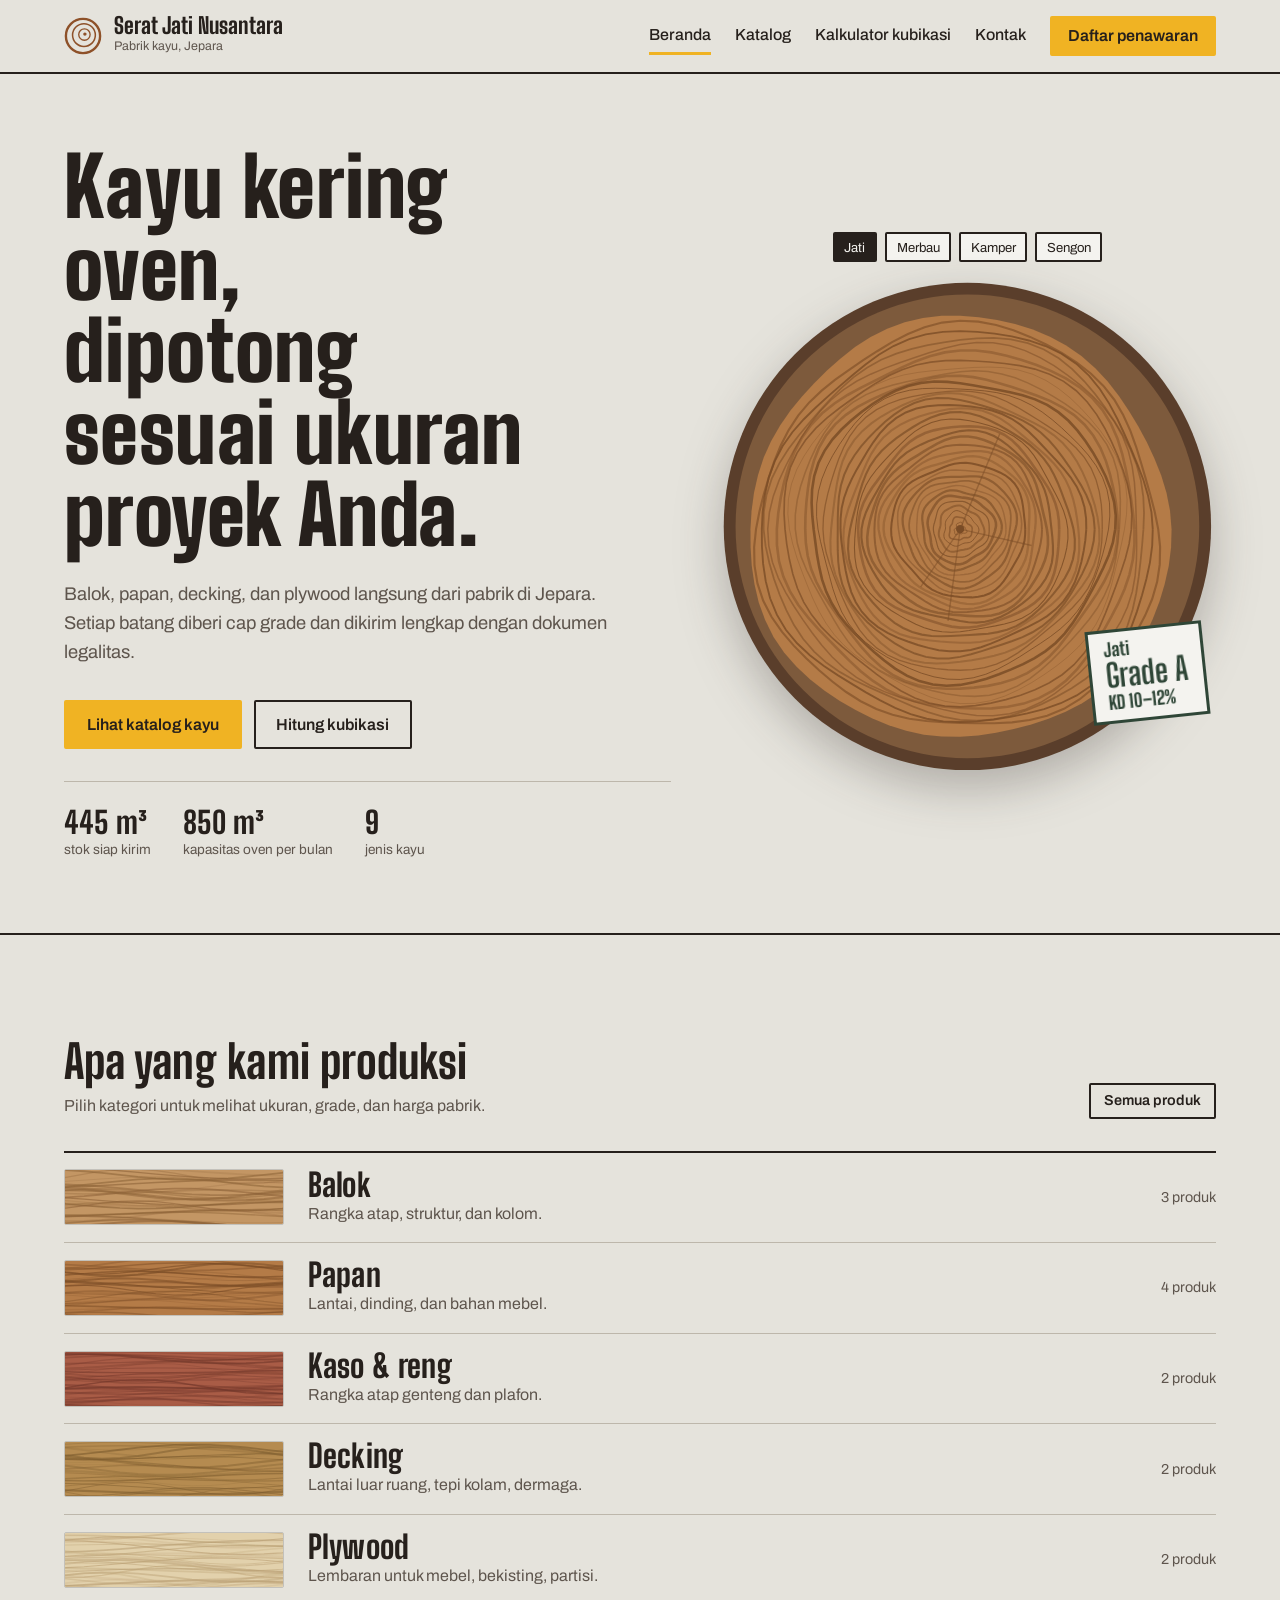
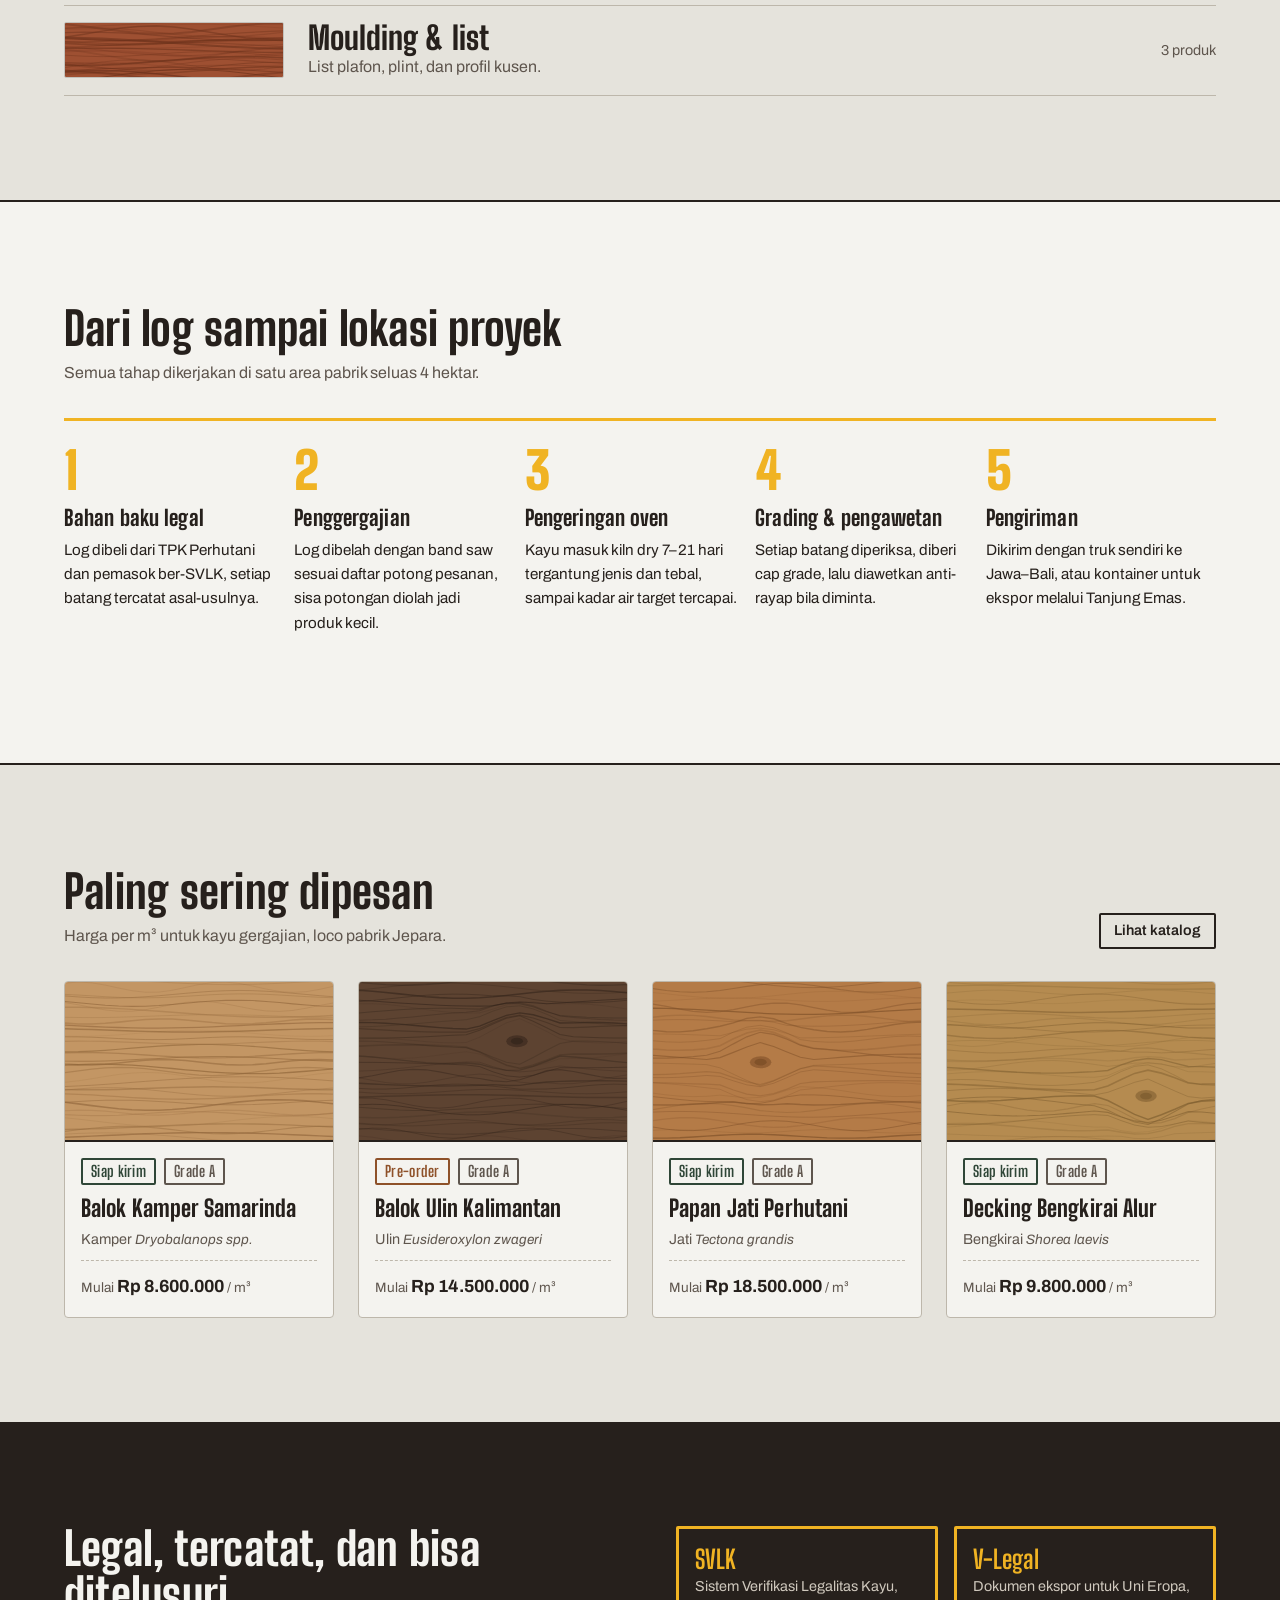
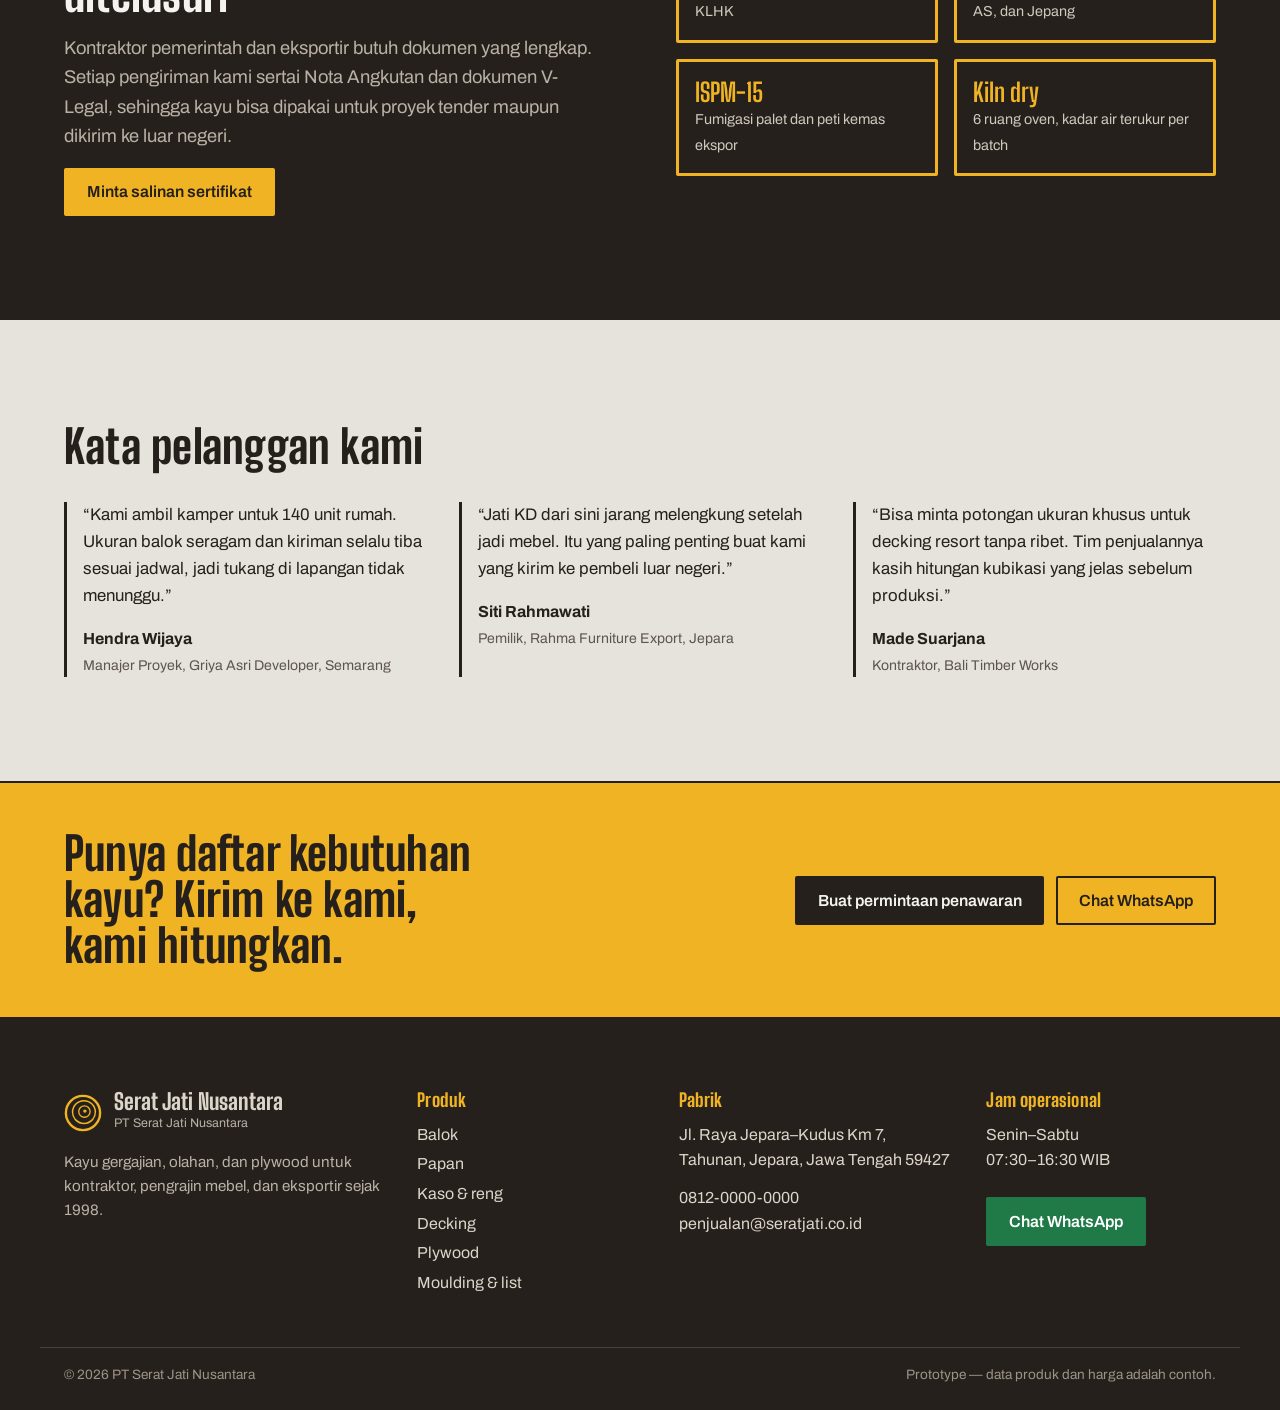
<file: index.html>
<!DOCTYPE html>
<html lang="id">
<head>
  <meta charset="UTF-8">
  <meta name="viewport" content="width=device-width, initial-scale=1">
  <title>Serat Jati Nusantara — Pabrik Kayu Gergajian & Olahan, Jepara</title>
  <meta name="description" content="Pabrik kayu di Jepara: balok, papan, kaso, decking, plywood, dan moulding. Kayu kering oven, legal SVLK, dipotong sesuai ukuran proyek Anda.">
  <link rel="icon" href="data:image/svg+xml,<svg xmlns='http://www.w3.org/2000/svg' viewBox='0 0 100 100'><text y='.9em' font-size='90'>🪵</text></svg>">
  <link rel="preconnect" href="https://fonts.googleapis.com">
  <link rel="preconnect" href="https://fonts.gstatic.com" crossorigin>
  <link href="https://fonts.googleapis.com/css2?family=Archivo:wght@400;500;600;700&family=Big+Shoulders+Display:wght@700;800;900&display=swap" rel="stylesheet">
  <link rel="stylesheet" href="assets/css/style.css">
</head>
<body data-page="home">
  <header id="site-header" class="site-header"></header>

  <main>
    <!-- HERO -->
    <section class="hero">
      <div class="container hero-grid">
        <div>
          <h1>Kayu kering oven, dipotong sesuai ukuran proyek Anda.</h1>
          <p class="lead">Balok, papan, decking, dan plywood langsung dari pabrik di Jepara. Setiap batang diberi cap grade dan dikirim lengkap dengan dokumen legalitas.</p>
          <div class="hero-actions">
            <a class="btn btn-primary" href="produk.html">Lihat katalog kayu</a>
            <a class="btn btn-ghost" href="kalkulator.html">Hitung kubikasi</a>
          </div>
          <dl class="hero-facts">
            <div><dt>stok siap kirim</dt><dd id="fact-stock">— m³</dd></div>
            <div><dt>kapasitas oven per bulan</dt><dd>850 m³</dd></div>
            <div><dt>jenis kayu</dt><dd id="fact-species">—</dd></div>
          </dl>
        </div>
        <div class="hero-log">
          <div class="species-picker" role="group" aria-label="Ganti jenis kayu pada gambar"></div>
          <div id="hero-log-svg"></div>
          <div class="stamp-big" aria-hidden="true"><span id="stamp-species">Jati</span><b>Grade A</b>KD 10–12%</div>
        </div>
      </div>
    </section>

    <!-- KATEGORI -->
    <section class="section">
      <div class="container">
        <div class="section-head">
          <div>
            <h2>Apa yang kami produksi</h2>
            <p>Pilih kategori untuk melihat ukuran, grade, dan harga pabrik.</p>
          </div>
          <a class="btn btn-ghost btn-sm" href="produk.html">Semua produk</a>
        </div>
        <ul class="cat-list" id="cat-list"></ul>
      </div>
    </section>

    <!-- PROSES -->
    <section class="section band-board">
      <div class="container">
        <div class="section-head">
          <div>
            <h2>Dari log sampai lokasi proyek</h2>
            <p>Semua tahap dikerjakan di satu area pabrik seluas 4 hektar.</p>
          </div>
        </div>
        <ol class="process" id="process"></ol>
      </div>
    </section>

    <!-- PRODUK UNGGULAN -->
    <section class="section">
      <div class="container">
        <div class="section-head">
          <div>
            <h2>Paling sering dipesan</h2>
            <p>Harga per m³ untuk kayu gergajian, loco pabrik Jepara.</p>
          </div>
          <a class="btn btn-ghost btn-sm" href="produk.html?sort=populer">Lihat katalog</a>
        </div>
        <div class="pgrid" id="featured"></div>
      </div>
    </section>

    <!-- LEGALITAS -->
    <section class="section band-dark">
      <div class="container split">
        <div>
          <h2>Legal, tercatat, dan bisa ditelusuri</h2>
          <p class="lead">Kontraktor pemerintah dan eksportir butuh dokumen yang lengkap. Setiap pengiriman kami sertai Nota Angkutan dan dokumen V-Legal, sehingga kayu bisa dipakai untuk proyek tender maupun dikirim ke luar negeri.</p>
          <a class="btn btn-primary" href="kontak.html">Minta salinan sertifikat</a>
        </div>
        <div class="cert-list">
          <div class="cert"><b>SVLK</b><span>Sistem Verifikasi Legalitas Kayu, KLHK</span></div>
          <div class="cert"><b>V-Legal</b><span>Dokumen ekspor untuk Uni Eropa, AS, dan Jepang</span></div>
          <div class="cert"><b>ISPM-15</b><span>Fumigasi palet dan peti kemas ekspor</span></div>
          <div class="cert"><b>Kiln dry</b><span>6 ruang oven, kadar air terukur per batch</span></div>
        </div>
      </div>
    </section>

    <!-- TESTIMONI -->
    <section class="section">
      <div class="container">
        <div class="section-head"><h2>Kata pelanggan kami</h2></div>
        <div class="quotes" id="quotes"></div>
      </div>
    </section>

    <!-- CTA -->
    <section class="cta-band">
      <div class="container cta-inner">
        <h2>Punya daftar kebutuhan kayu? Kirim ke kami, kami hitungkan.</h2>
        <div class="hero-actions" style="margin:0">
          <a class="btn btn-dark" href="penawaran.html">Buat permintaan penawaran</a>
          <a class="btn btn-ghost" href="https://wa.me/6281200000000" target="_blank" rel="noopener">Chat WhatsApp</a>
        </div>
      </div>
    </section>
  </main>

  <footer id="site-footer" class="site-footer"></footer>

  <script src="assets/js/data.js"></script>
  <script src="assets/js/app.js"></script>
  <script src="assets/js/home.js"></script>
</body>
</html>
</file>
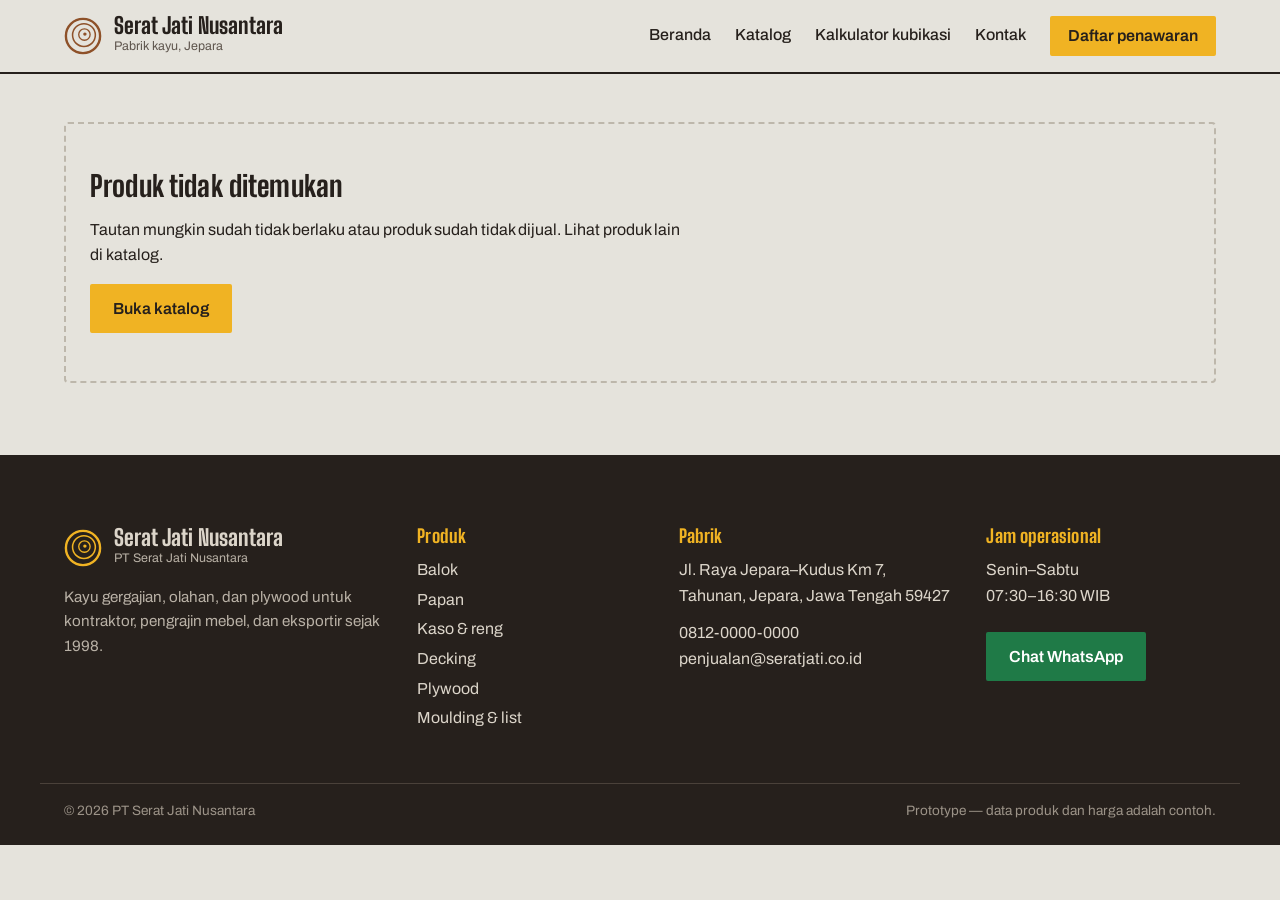
<file: detail.html>
<!DOCTYPE html>
<html lang="id">
<head>
  <meta charset="UTF-8">
  <meta name="viewport" content="width=device-width, initial-scale=1">
  <title>Detail Produk — Serat Jati Nusantara</title>
  <meta name="description" content="Ukuran, grade, dan harga kayu dari pabrik Serat Jati Nusantara.">
  <link rel="icon" href="data:image/svg+xml,<svg xmlns='http://www.w3.org/2000/svg' viewBox='0 0 100 100'><text y='.9em' font-size='90'>🪵</text></svg>">
  <link rel="preconnect" href="https://fonts.googleapis.com">
  <link rel="preconnect" href="https://fonts.gstatic.com" crossorigin>
  <link href="https://fonts.googleapis.com/css2?family=Archivo:wght@400;500;600;700&family=Big+Shoulders+Display:wght@700;800;900&display=swap" rel="stylesheet">
  <link rel="stylesheet" href="assets/css/style.css">
</head>
<body data-page="detail">
  <header id="site-header" class="site-header"></header>
  <main>
    <div class="container">
      <div id="detail-root"></div>
    </div>
    <section class="section-tight band-board" id="related-wrap" hidden>
      <div class="container">
        <div class="section-head"><h2>Produk serupa</h2></div>
        <div class="pgrid" id="related"></div>
      </div>
    </section>
  </main>

  <footer id="site-footer" class="site-footer"></footer>

  <script src="assets/js/data.js"></script>
  <script src="assets/js/app.js"></script>
  <script src="assets/js/detail.js"></script>
</body>
</html>
</file>
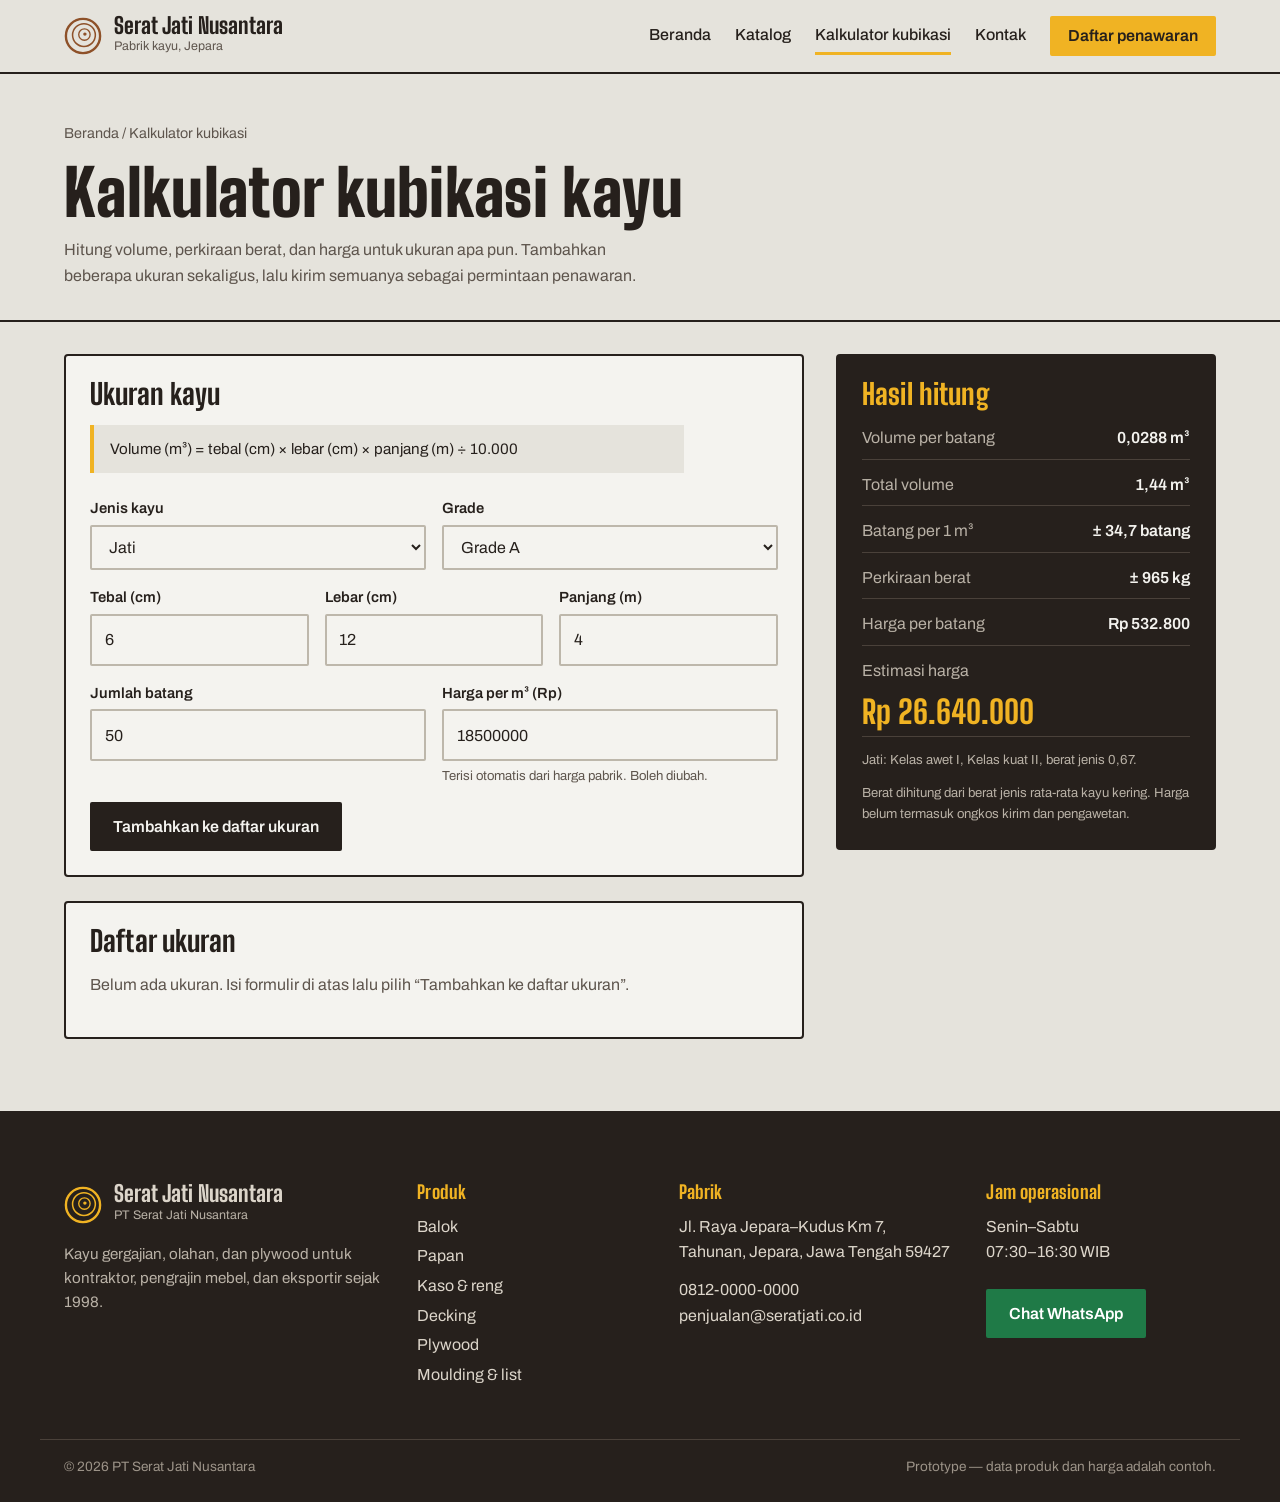
<file: kalkulator.html>
<!DOCTYPE html>
<html lang="id">
<head>
  <meta charset="UTF-8">
  <meta name="viewport" content="width=device-width, initial-scale=1">
  <title>Kalkulator Kubikasi Kayu — Serat Jati Nusantara</title>
  <meta name="description" content="Hitung volume m³, berat, dan estimasi harga kayu secara otomatis.">
  <link rel="icon" href="data:image/svg+xml,<svg xmlns='http://www.w3.org/2000/svg' viewBox='0 0 100 100'><text y='.9em' font-size='90'>🪵</text></svg>">
  <link rel="preconnect" href="https://fonts.googleapis.com">
  <link rel="preconnect" href="https://fonts.gstatic.com" crossorigin>
  <link href="https://fonts.googleapis.com/css2?family=Archivo:wght@400;500;600;700&family=Big+Shoulders+Display:wght@700;800;900&display=swap" rel="stylesheet">
  <link rel="stylesheet" href="assets/css/style.css">
</head>
<body data-page="kalkulator">
  <header id="site-header" class="site-header"></header>
  <main>
    <section class="page-head">
      <div class="container">
        <nav class="crumbs" aria-label="Breadcrumb"><a href="index.html">Beranda</a> / Kalkulator kubikasi</nav>
        <h1>Kalkulator kubikasi kayu</h1>
        <p>Hitung volume, perkiraan berat, dan harga untuk ukuran apa pun. Tambahkan beberapa ukuran sekaligus, lalu kirim semuanya sebagai permintaan penawaran.</p>
      </div>
    </section>

    <div class="container calc-layout">
      <div>
        <form class="panel" id="calc-form" novalidate>
          <h2>Ukuran kayu</h2>
          <p class="formula">Volume (m³) = tebal (cm) × lebar (cm) × panjang (m) ÷ 10.000</p>
          <div class="row-2">
            <div class="field">
              <label for="c-species">Jenis kayu</label>
              <select class="input" id="c-species"></select>
            </div>
            <div class="field">
              <label for="c-grade">Grade</label>
              <select class="input" id="c-grade"></select>
            </div>
          </div>
          <div class="row-3">
            <div class="field">
              <label for="c-t">Tebal (cm)</label>
              <input class="input" id="c-t" type="number" min="0.5" step="0.5" value="6" inputmode="decimal" required>
              <span class="error">Isi tebal lebih dari 0</span>
            </div>
            <div class="field">
              <label for="c-l">Lebar (cm)</label>
              <input class="input" id="c-l" type="number" min="0.5" step="0.5" value="12" inputmode="decimal" required>
              <span class="error">Isi lebar lebih dari 0</span>
            </div>
            <div class="field">
              <label for="c-p">Panjang (m)</label>
              <input class="input" id="c-p" type="number" min="0.5" step="0.5" value="4" inputmode="decimal" required>
              <span class="error">Isi panjang lebih dari 0</span>
            </div>
          </div>
          <div class="row-2">
            <div class="field">
              <label for="c-qty">Jumlah batang</label>
              <input class="input" id="c-qty" type="number" min="1" step="1" value="50" inputmode="numeric" required>
              <span class="error">Minimal 1 batang</span>
            </div>
            <div class="field">
              <label for="c-price">Harga per m³ (Rp)</label>
              <input class="input" id="c-price" type="number" min="0" step="50000" inputmode="numeric">
              <span class="hint">Terisi otomatis dari harga pabrik. Boleh diubah.</span>
            </div>
          </div>
          <button class="btn btn-dark" type="submit">Tambahkan ke daftar ukuran</button>
        </form>

        <div class="panel" style="margin-top: var(--s-5)">
          <div class="section-head" style="margin-bottom: 0">
            <h2 style="margin:0">Daftar ukuran</h2>
            <button class="link-btn" type="button" id="clear-rows" hidden>Kosongkan daftar</button>
          </div>
          <div id="rows-empty"><p class="muted" style="margin-top: var(--s-4)">Belum ada ukuran. Isi formulir di atas lalu pilih “Tambahkan ke daftar ukuran”.</p></div>
          <div class="table-wrap" id="rows-wrap" hidden>
            <table class="table">
              <thead><tr><th>Kayu</th><th>Ukuran</th><th class="num">Batang</th><th class="num">Volume</th><th class="num">Harga</th><th><span class="sr-only">Aksi</span></th></tr></thead>
              <tbody id="rows"></tbody>
              <tfoot><tr><td colspan="3">Total</td><td class="num" id="rows-vol"></td><td class="num" id="rows-total"></td><td></td></tr></tfoot>
            </table>
          </div>
          <button class="btn btn-primary" type="button" id="send-rows" style="margin-top: var(--s-5)" hidden>Masukkan semua ke daftar penawaran</button>
        </div>
      </div>

      <aside class="panel result-panel" aria-live="polite">
        <h2>Hasil hitung</h2>
        <dl>
          <div><dt>Volume per batang</dt><dd id="r-vol1">—</dd></div>
          <div><dt>Total volume</dt><dd id="r-vol">—</dd></div>
          <div><dt>Batang per 1 m³</dt><dd id="r-perm3">—</dd></div>
          <div><dt>Perkiraan berat</dt><dd id="r-weight">—</dd></div>
          <div><dt>Harga per batang</dt><dd id="r-piece">—</dd></div>
          <div class="total"><dt>Estimasi harga</dt><dd id="r-total">—</dd></div>
        </dl>
        <p class="small" id="r-species-note"></p>
        <p class="small">Berat dihitung dari berat jenis rata-rata kayu kering. Harga belum termasuk ongkos kirim dan pengawetan.</p>
      </aside>
    </div>
  </main>

  <footer id="site-footer" class="site-footer"></footer>

  <script src="assets/js/data.js"></script>
  <script src="assets/js/app.js"></script>
  <script src="assets/js/kalkulator.js"></script>
</body>
</html>
</file>
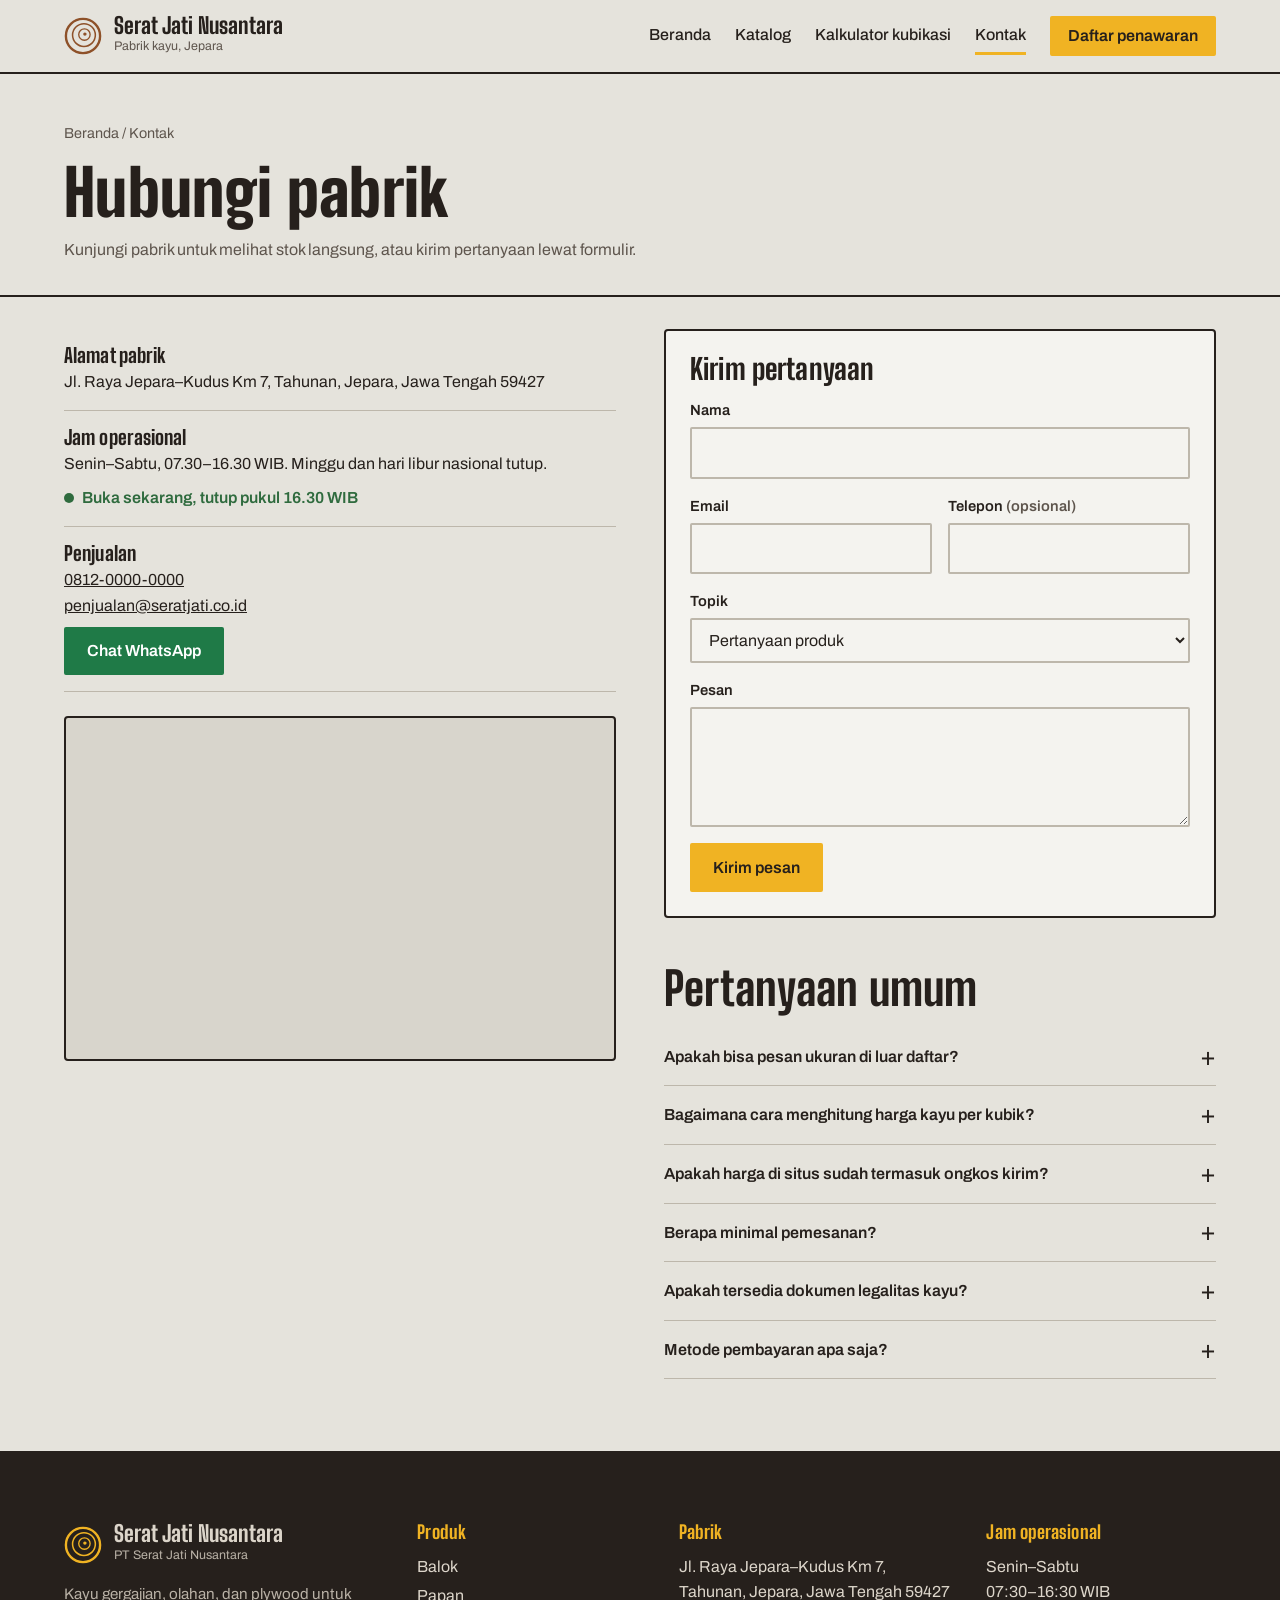
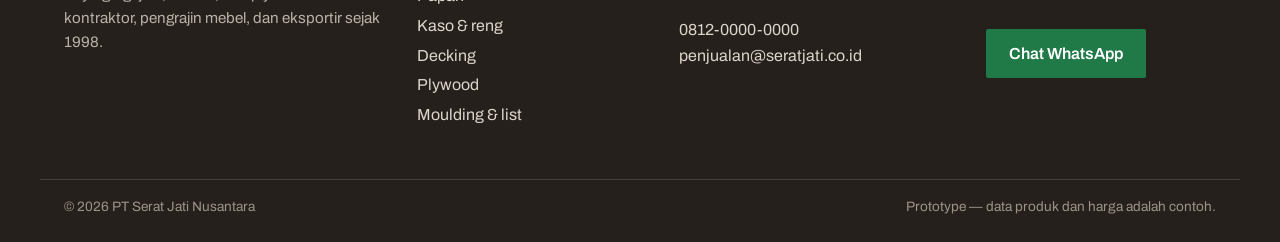
<file: kontak.html>
<!DOCTYPE html>
<html lang="id">
<head>
  <meta charset="UTF-8">
  <meta name="viewport" content="width=device-width, initial-scale=1">
  <title>Kontak — Serat Jati Nusantara</title>
  <meta name="description" content="Alamat, jam operasional, dan formulir kontak pabrik kayu di Jepara.">
  <link rel="icon" href="data:image/svg+xml,<svg xmlns='http://www.w3.org/2000/svg' viewBox='0 0 100 100'><text y='.9em' font-size='90'>🪵</text></svg>">
  <link rel="preconnect" href="https://fonts.googleapis.com">
  <link rel="preconnect" href="https://fonts.gstatic.com" crossorigin>
  <link href="https://fonts.googleapis.com/css2?family=Archivo:wght@400;500;600;700&family=Big+Shoulders+Display:wght@700;800;900&display=swap" rel="stylesheet">
  <link rel="stylesheet" href="assets/css/style.css">
</head>
<body data-page="kontak">
  <header id="site-header" class="site-header"></header>
  <main>
    <section class="page-head">
      <div class="container">
        <nav class="crumbs" aria-label="Breadcrumb"><a href="index.html">Beranda</a> / Kontak</nav>
        <h1>Hubungi pabrik</h1>
        <p>Kunjungi pabrik untuk melihat stok langsung, atau kirim pertanyaan lewat formulir.</p>
      </div>
    </section>

    <div class="container contact-grid">
      <div>
        <div class="info-block">
          <h3>Alamat pabrik</h3>
          <p id="c-address"></p>
        </div>
        <div class="info-block">
          <h3>Jam operasional</h3>
          <p>Senin–Sabtu, 07.30–16.30 WIB. Minggu dan hari libur nasional tutup.</p>
          <span class="open-status" id="open-status"></span>
        </div>
        <div class="info-block">
          <h3>Penjualan</h3>
          <p><a id="c-phone" href="#"></a><br><a id="c-email" href="#"></a></p>
          <a class="btn btn-wa" id="c-wa" target="_blank" rel="noopener" href="#">Chat WhatsApp</a>
        </div>
        <div class="map">
          <iframe id="c-map" title="Peta lokasi pabrik Serat Jati Nusantara" loading="lazy"></iframe>
        </div>
      </div>

      <div>
        <form class="panel" id="contact-form" novalidate>
          <h2>Kirim pertanyaan</h2>
          <div class="field"><label for="k-name">Nama</label><input class="input" id="k-name" autocomplete="name" required><span class="error">Isi nama Anda</span></div>
          <div class="row-2">
            <div class="field"><label for="k-email">Email</label><input class="input" id="k-email" type="email" autocomplete="email" required><span class="error">Isi email yang valid</span></div>
            <div class="field"><label for="k-phone">Telepon <span class="muted">(opsional)</span></label><input class="input" id="k-phone" type="tel" autocomplete="tel"></div>
          </div>
          <div class="field">
            <label for="k-topic">Topik</label>
            <select class="input" id="k-topic">
              <option>Pertanyaan produk</option>
              <option>Kunjungan pabrik</option>
              <option>Kerja sama / distributor</option>
              <option>Ekspor</option>
              <option>Lainnya</option>
            </select>
          </div>
          <div class="field"><label for="k-msg">Pesan</label><textarea class="input" id="k-msg" required minlength="10"></textarea><span class="error">Tulis pesan minimal 10 karakter</span></div>
          <button class="btn btn-primary" type="submit">Kirim pesan</button>
        </form>
        <div id="contact-success" hidden></div>

        <section class="faq" style="margin-top: var(--s-7)">
          <h2>Pertanyaan umum</h2>
          <div id="faq"></div>
        </section>
      </div>
    </div>
  </main>

  <footer id="site-footer" class="site-footer"></footer>

  <script src="assets/js/data.js"></script>
  <script src="assets/js/app.js"></script>
  <script src="assets/js/kontak.js"></script>
</body>
</html>
</file>
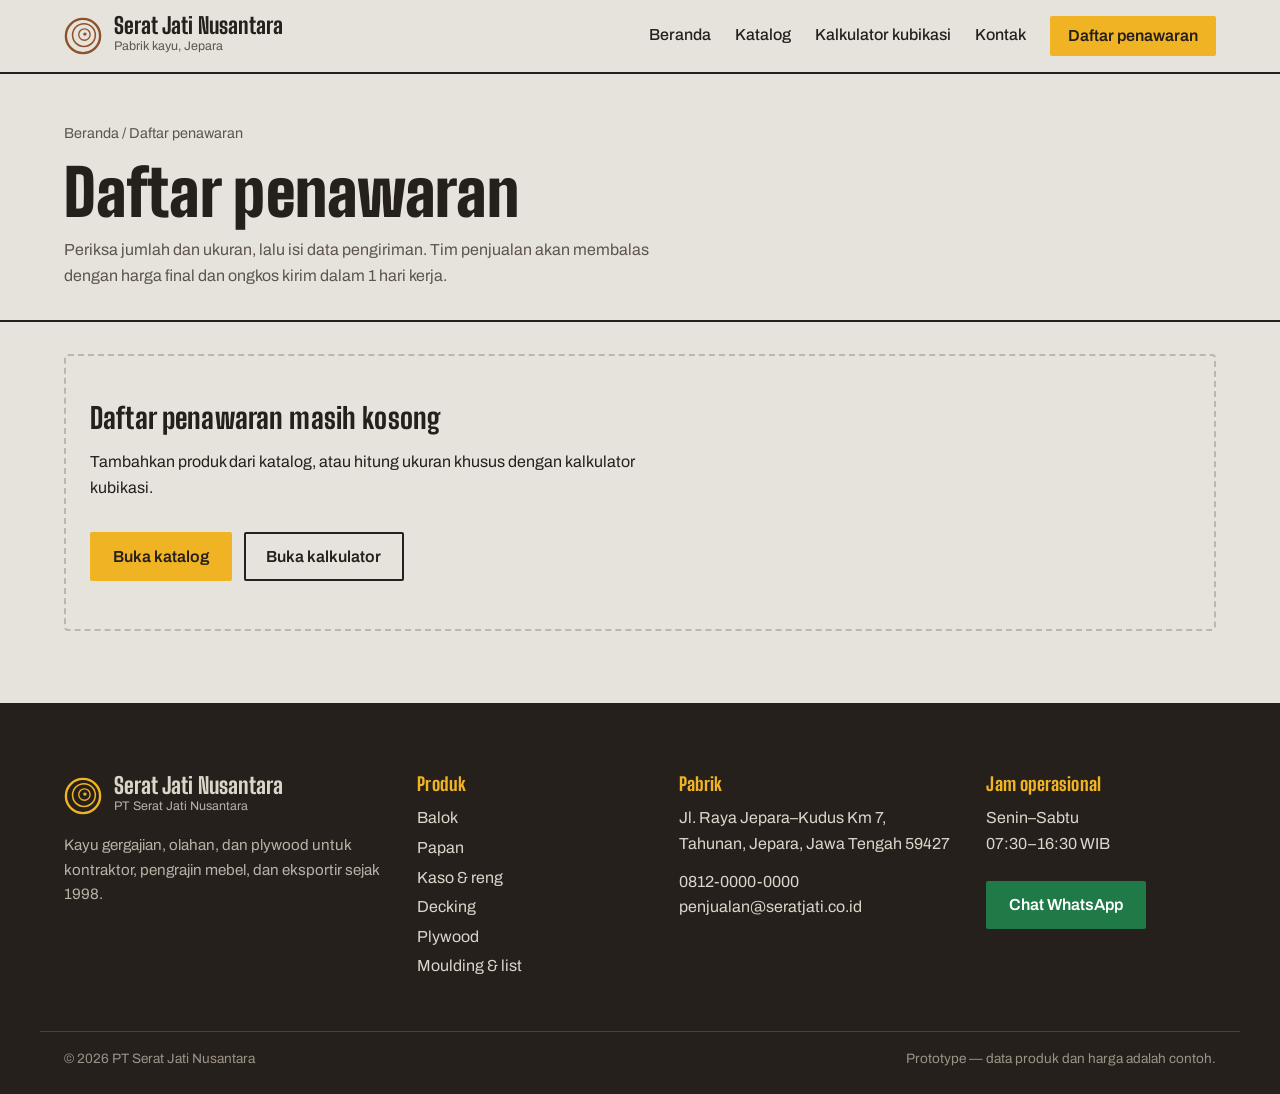
<file: penawaran.html>
<!DOCTYPE html>
<html lang="id">
<head>
  <meta charset="UTF-8">
  <meta name="viewport" content="width=device-width, initial-scale=1">
  <title>Daftar Penawaran — Serat Jati Nusantara</title>
  <meta name="description" content="Kirim permintaan penawaran harga kayu ke pabrik.">
  <link rel="icon" href="data:image/svg+xml,<svg xmlns='http://www.w3.org/2000/svg' viewBox='0 0 100 100'><text y='.9em' font-size='90'>🪵</text></svg>">
  <link rel="preconnect" href="https://fonts.googleapis.com">
  <link rel="preconnect" href="https://fonts.gstatic.com" crossorigin>
  <link href="https://fonts.googleapis.com/css2?family=Archivo:wght@400;500;600;700&family=Big+Shoulders+Display:wght@700;800;900&display=swap" rel="stylesheet">
  <link rel="stylesheet" href="assets/css/style.css">
</head>
<body data-page="penawaran">
  <header id="site-header" class="site-header"></header>
  <main>
    <section class="page-head no-print">
      <div class="container">
        <nav class="crumbs" aria-label="Breadcrumb"><a href="index.html">Beranda</a> / Daftar penawaran</nav>
        <h1>Daftar penawaran</h1>
        <p>Periksa jumlah dan ukuran, lalu isi data pengiriman. Tim penjualan akan membalas dengan harga final dan ongkos kirim dalam 1 hari kerja.</p>
      </div>
    </section>

    <div class="container">
      <!-- Kosong -->
      <div class="empty" id="q-empty" hidden style="margin: var(--s-6) 0 var(--s-8)">
        <h3>Daftar penawaran masih kosong</h3>
        <p>Tambahkan produk dari katalog, atau hitung ukuran khusus dengan kalkulator kubikasi.</p>
        <div class="hero-actions" style="margin-bottom:0">
          <a class="btn btn-primary" href="produk.html">Buka katalog</a>
          <a class="btn btn-ghost" href="kalkulator.html">Buka kalkulator</a>
        </div>
      </div>

      <!-- Isi + formulir -->
      <div class="quote-layout" id="q-main" hidden>
        <div>
          <div class="section-head" style="margin-bottom: var(--s-2)">
            <h2 style="margin:0; font-size: 1.8rem">Item (<span id="q-count">0</span>)</h2>
            <button class="link-btn" type="button" id="q-clear">Kosongkan daftar</button>
          </div>
          <div id="q-items" style="border-top: 2px solid var(--ink)"></div>

          <form class="panel" id="q-form" novalidate style="margin-top: var(--s-6)">
            <h2>Data pemesan</h2>
            <div class="row-2">
              <div class="field"><label for="f-name">Nama lengkap</label><input class="input" id="f-name" name="name" autocomplete="name" required><span class="error">Isi nama lengkap Anda</span></div>
              <div class="field"><label for="f-company">Perusahaan / toko <span class="muted">(opsional)</span></label><input class="input" id="f-company" name="company" autocomplete="organization"></div>
            </div>
            <div class="row-2">
              <div class="field"><label for="f-email">Email</label><input class="input" id="f-email" name="email" type="email" autocomplete="email" required><span class="error">Isi email yang valid, contoh: nama@perusahaan.com</span></div>
              <div class="field"><label for="f-phone">Nomor WhatsApp</label><input class="input" id="f-phone" name="phone" type="tel" autocomplete="tel" placeholder="08xxxxxxxxxx" required><span class="error">Isi nomor 10–14 digit yang diawali 08 atau 62</span></div>
            </div>
            <div class="row-2">
              <div class="field"><label for="f-city">Kota tujuan pengiriman</label><input class="input" id="f-city" name="city" list="cities" required><datalist id="cities"></datalist><span class="error">Isi kota tujuan pengiriman</span></div>
              <div class="field"><label for="f-date">Tanggal dibutuhkan</label><input class="input" id="f-date" name="date" type="date" required><span class="error">Pilih tanggal mulai besok atau setelahnya</span></div>
            </div>
            <div class="field">
              <label for="f-type">Jenis kebutuhan</label>
              <select class="input" id="f-type" name="type">
                <option>Proyek konstruksi</option>
                <option>Produksi mebel</option>
                <option>Ekspor</option>
                <option>Toko bangunan / reseller</option>
                <option>Kebutuhan pribadi</option>
              </select>
            </div>
            <div class="field"><label for="f-note">Catatan <span class="muted">(opsional)</span></label><textarea class="input" id="f-note" name="note" placeholder="Contoh: perlu pengawetan anti-rayap, potongan ukuran khusus, atau jam bongkar di lokasi."></textarea></div>
            <label class="check" style="margin-bottom: var(--s-4)"><input type="checkbox" id="f-agree" required> Saya mengerti harga di halaman ini adalah estimasi dan akan dikonfirmasi tim penjualan.</label>
            <p class="error" id="agree-error" hidden style="color:var(--danger); margin-top:-.5rem">Centang pernyataan di atas untuk melanjutkan</p>
            <button class="btn btn-primary btn-block" type="submit">Kirim permintaan penawaran</button>
          </form>
        </div>

        <aside class="panel summary" style="position: sticky; top: 92px">
          <h2>Ringkasan</h2>
          <dl>
            <div><dt>Total volume kayu</dt><dd id="s-vol">—</dd></div>
            <div><dt>Subtotal</dt><dd id="s-sub">—</dd></div>
            <div><dt>PPN 11%</dt><dd id="s-tax">—</dd></div>
            <div class="grand"><dt>Estimasi total</dt><dd id="s-total">—</dd></div>
          </dl>
          <p class="note">Belum termasuk ongkos kirim. Harga final mengikuti stok dan kurs bahan baku saat konfirmasi.</p>
          <a class="btn btn-ghost btn-block btn-sm" href="produk.html">Tambah produk lain</a>
        </aside>
      </div>

      <!-- Berhasil -->
      <div id="q-success" hidden></div>

      <!-- Riwayat -->
      <details class="history no-print" id="q-history" hidden style="margin-bottom: var(--s-8)">
        <summary>Permintaan sebelumnya</summary>
        <div class="table-wrap"><table class="table"><thead><tr><th>Nomor</th><th>Tanggal</th><th class="num">Item</th><th class="num">Estimasi</th><th>Status</th></tr></thead><tbody id="q-history-rows"></tbody></table></div>
      </details>
    </div>
  </main>

  <footer id="site-footer" class="site-footer"></footer>

  <script src="assets/js/data.js"></script>
  <script src="assets/js/app.js"></script>
  <script src="assets/js/penawaran.js"></script>
</body>
</html>
</file>
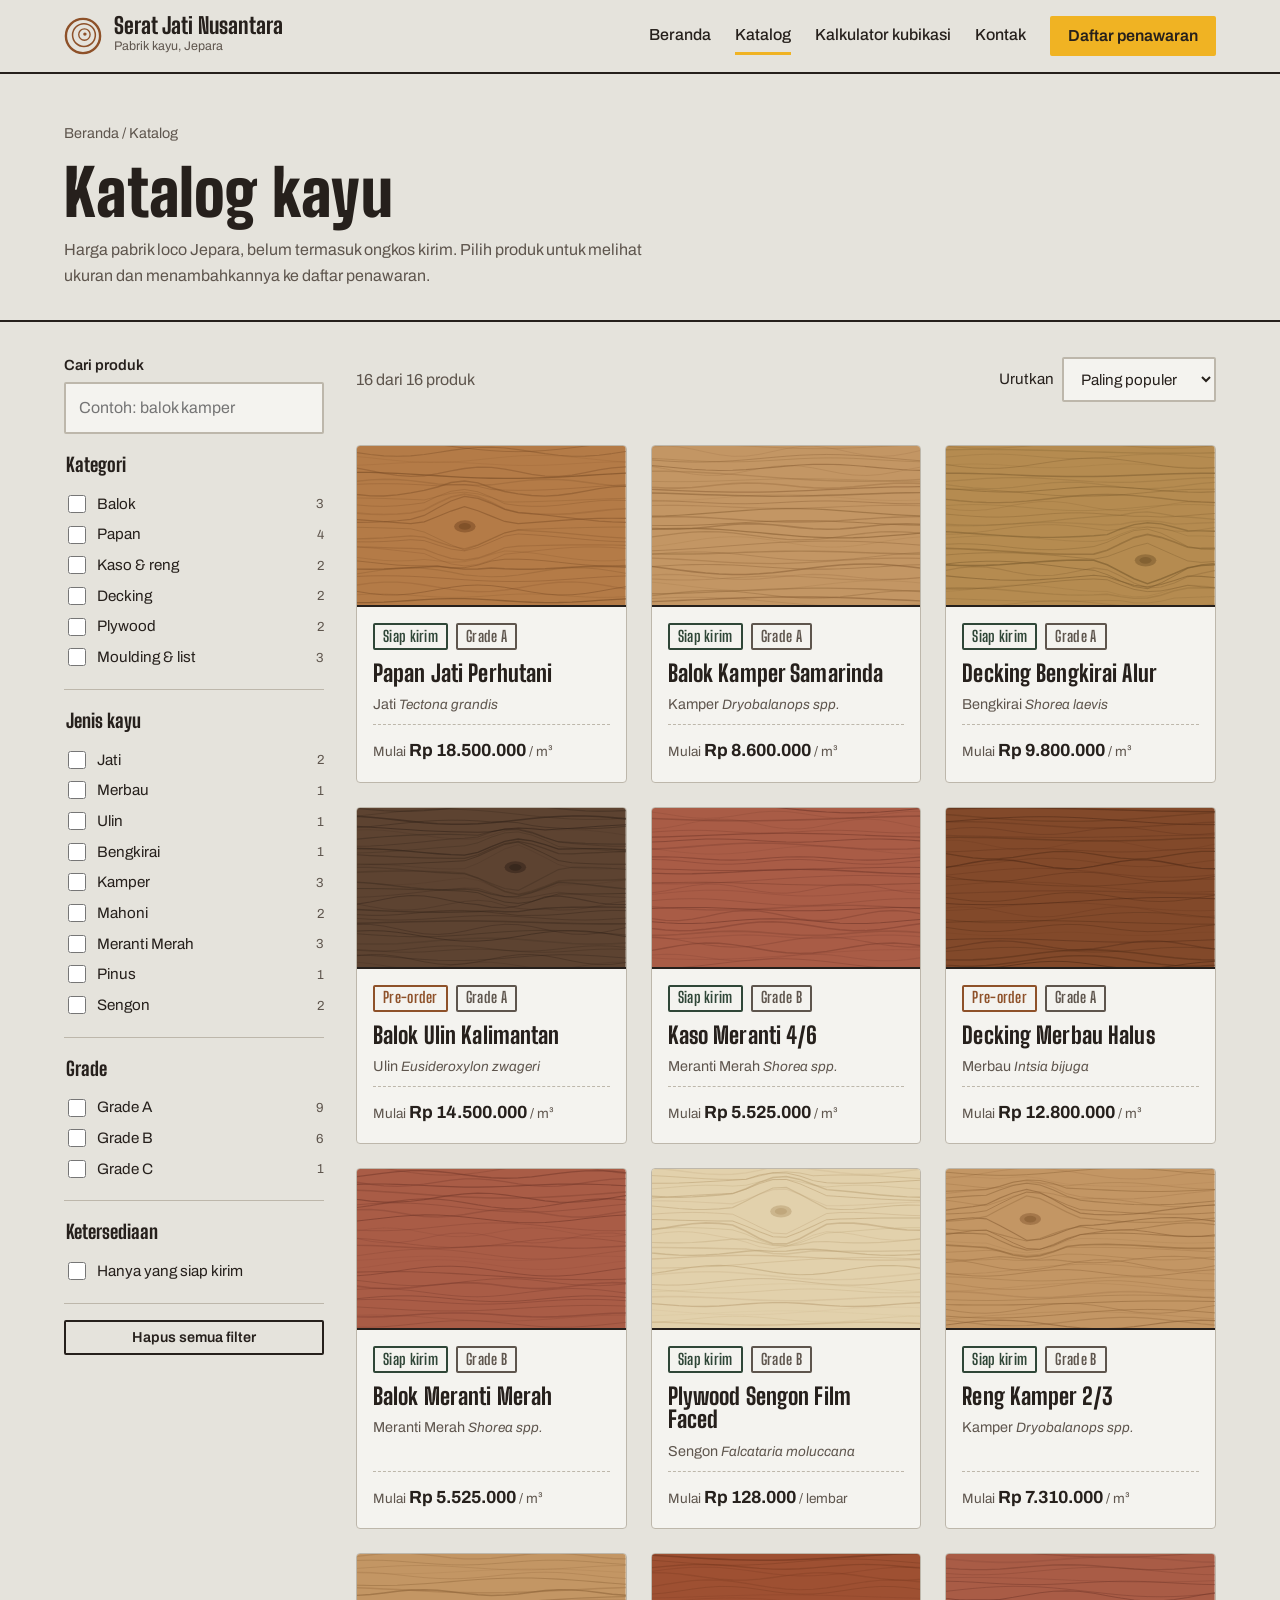
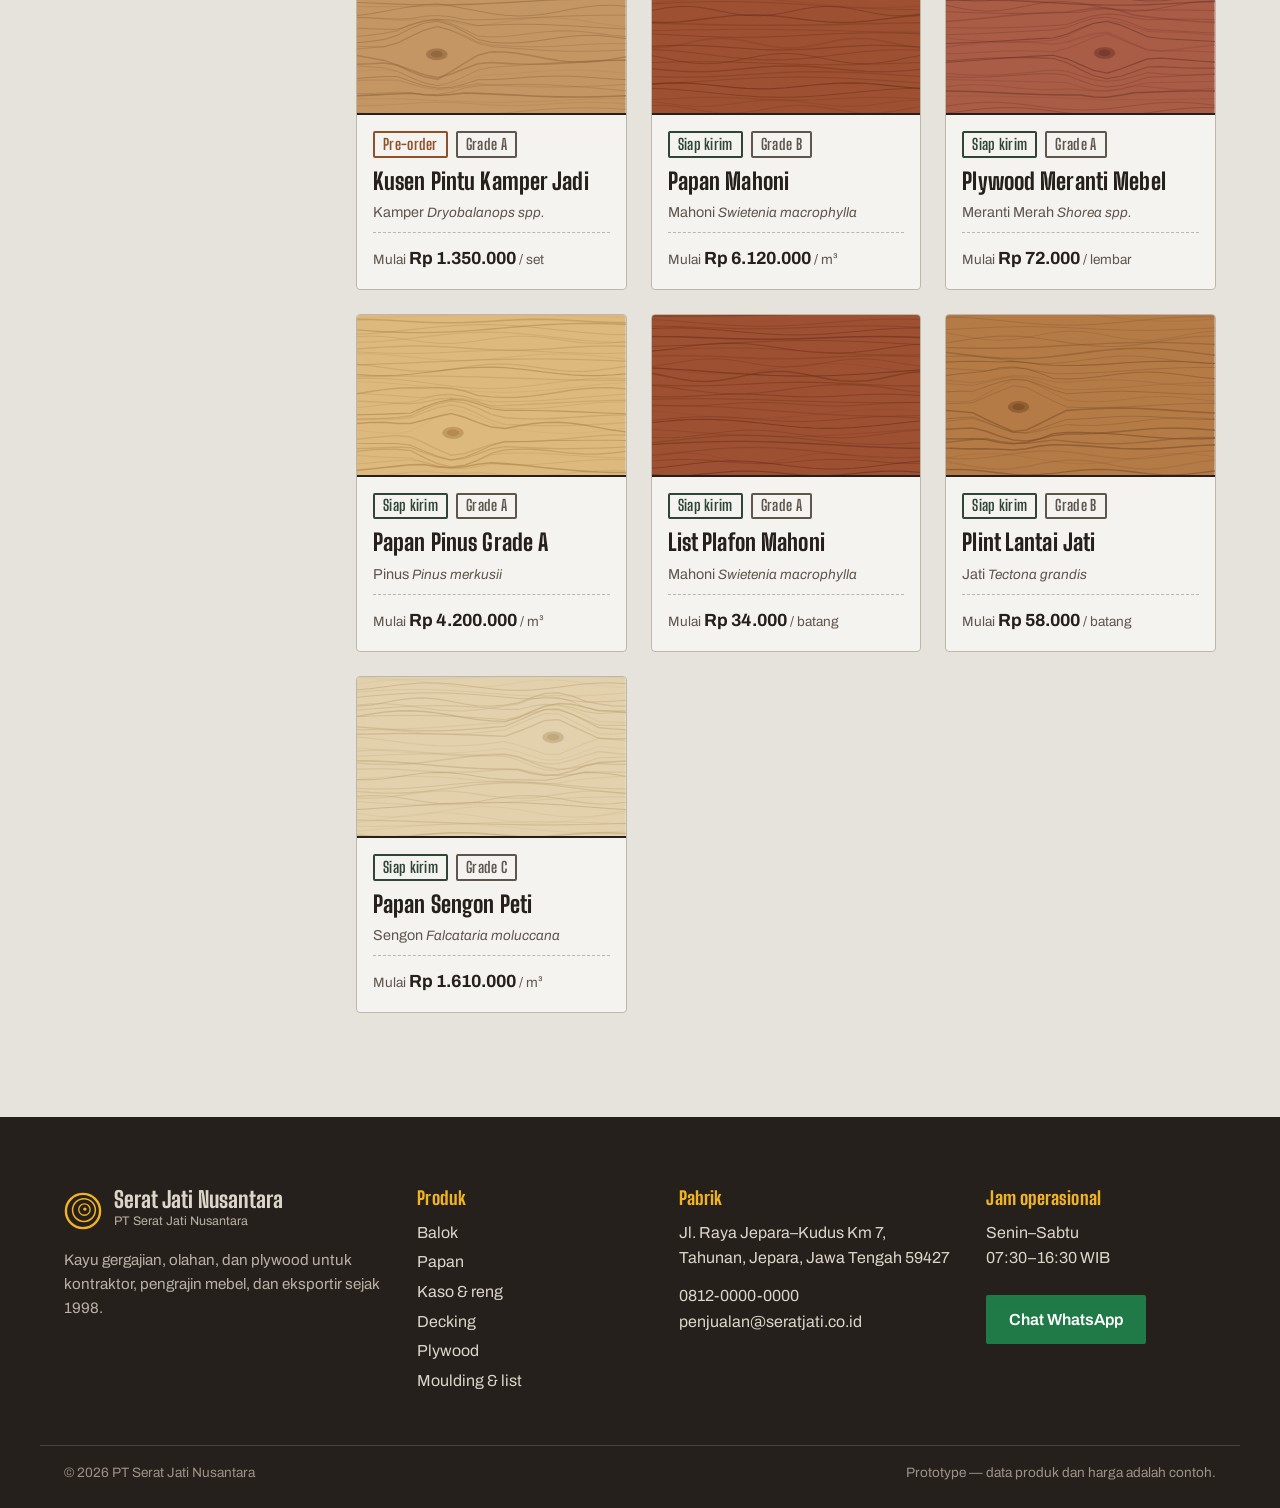
<file: produk.html>
<!DOCTYPE html>
<html lang="id">
<head>
  <meta charset="UTF-8">
  <meta name="viewport" content="width=device-width, initial-scale=1">
  <title>Katalog Kayu — Serat Jati Nusantara</title>
  <meta name="description" content="Katalog balok, papan, kaso, decking, plywood, dan moulding dengan harga pabrik.">
  <link rel="icon" href="data:image/svg+xml,<svg xmlns='http://www.w3.org/2000/svg' viewBox='0 0 100 100'><text y='.9em' font-size='90'>🪵</text></svg>">
  <link rel="preconnect" href="https://fonts.googleapis.com">
  <link rel="preconnect" href="https://fonts.gstatic.com" crossorigin>
  <link href="https://fonts.googleapis.com/css2?family=Archivo:wght@400;500;600;700&family=Big+Shoulders+Display:wght@700;800;900&display=swap" rel="stylesheet">
  <link rel="stylesheet" href="assets/css/style.css">
</head>
<body data-page="produk">
  <header id="site-header" class="site-header"></header>
  <main>
    <section class="page-head">
      <div class="container">
        <nav class="crumbs" aria-label="Breadcrumb"><a href="index.html">Beranda</a> / Katalog</nav>
        <h1>Katalog kayu</h1>
        <p>Harga pabrik loco Jepara, belum termasuk ongkos kirim. Pilih produk untuk melihat ukuran dan menambahkannya ke daftar penawaran.</p>
      </div>
    </section>

    <div class="container catalog">
      <aside class="filters" id="filters" aria-label="Filter produk">
        <div class="field">
          <label for="q">Cari produk</label>
          <input class="input" type="search" id="q" placeholder="Contoh: balok kamper">
        </div>
        <fieldset><legend>Kategori</legend><div id="f-cat"></div></fieldset>
        <fieldset><legend>Jenis kayu</legend><div id="f-species"></div></fieldset>
        <fieldset><legend>Grade</legend><div id="f-grade"></div></fieldset>
        <fieldset>
          <legend>Ketersediaan</legend>
          <label class="check"><input type="checkbox" id="f-ready"> Hanya yang siap kirim</label>
        </fieldset>
        <button class="btn btn-ghost btn-sm btn-block" type="button" id="reset">Hapus semua filter</button>
      </aside>

      <section aria-labelledby="result-title">
        <h2 id="result-title" class="sr-only">Hasil</h2>
        <div class="toolbar">
          <button class="btn btn-ghost btn-sm filter-toggle" type="button" aria-controls="filters" aria-expanded="false" id="filter-toggle">Filter</button>
          <p class="result-count" id="count" aria-live="polite"></p>
          <label class="check" for="sort">Urutkan
            <select class="input" id="sort" style="width:auto">
              <option value="populer">Paling populer</option>
              <option value="termurah">Harga terendah</option>
              <option value="termahal">Harga tertinggi</option>
              <option value="nama">Nama A–Z</option>
            </select>
          </label>
        </div>
        <div class="active-filters" id="chips"></div>
        <div class="pgrid" id="grid"></div>
      </section>
    </div>
  </main>

  <footer id="site-footer" class="site-footer"></footer>

  <script src="assets/js/data.js"></script>
  <script src="assets/js/app.js"></script>
  <script src="assets/js/produk.js"></script>
</body>
</html>
</file>
<file: assets/css/style.css>
/* =========================================================
   Serat Jati Nusantara — stylesheet
   Arah visual: halaman gudang kayu. Abu serbuk gergaji,
   tinta arang, kuning kapur penanda kayu, cap grade.
   ========================================================= */

:root {
  --ash: #E5E3DC;          /* latar: abu serbuk gergaji */
  --ash-2: #D8D5CC;        /* panel sekunder */
  --board: #F4F3EF;        /* permukaan kartu / form */
  --ink: #26201C;          /* teks: arang */
  --ink-soft: #5E554D;
  --line: #BDB7AB;
  --crayon: #F0B323;       /* kapur penanda kayu (aksen utama) */
  --crayon-deep: #C98E06;
  --pine: #2F4637;         /* hijau pinus (sekunder) */
  --teak: #8E5129;
  --danger: #A8321E;
  --ok: #2F6B3E;

  --f-display: "Big Shoulders Display", "Arial Narrow", Impact, sans-serif;
  --f-body: "Archivo", "Helvetica Neue", Arial, sans-serif;

  --s-1: .25rem; --s-2: .5rem; --s-3: .75rem; --s-4: 1rem; --s-5: 1.5rem;
  --s-6: 2rem; --s-7: 3rem; --s-8: 4.5rem; --s-9: 6.5rem;

  --r-sm: 2px;
  --r-md: 4px;
  --wrap: 1200px;
}

*, *::before, *::after { box-sizing: border-box; }
[hidden] { display: none !important; }
html { -webkit-text-size-adjust: 100%; scroll-behavior: smooth; }
body {
  margin: 0;
  background: var(--ash);
  color: var(--ink);
  font-family: var(--f-body);
  font-size: 1rem;
  line-height: 1.6;
  font-variation-settings: "wdth" 100;
}
img, svg { max-width: 100%; display: block; }
a { color: inherit; }
button, input, select, textarea { font: inherit; color: inherit; }
:focus-visible { outline: 3px solid var(--crayon-deep); outline-offset: 2px; }
.sr-only { position: absolute; width: 1px; height: 1px; overflow: hidden; clip: rect(0 0 0 0); white-space: nowrap; }

.container { width: 100%; max-width: var(--wrap); margin: 0 auto; padding: 0 var(--s-5); }

/* ---------- Tipografi ---------- */
h1, h2, h3, h4 { font-family: var(--f-display); font-weight: 800; line-height: 1; margin: 0 0 var(--s-4); letter-spacing: .005em; }
h1 { font-size: clamp(2.8rem, 6.4vw, 5.6rem); font-weight: 900; }
h2 { font-size: clamp(2rem, 3.6vw, 3rem); }
h3 { font-size: 1.5rem; }
h4 { font-size: 1.15rem; }
p { margin: 0 0 var(--s-4); max-width: 66ch; }
.lead { font-size: 1.15rem; color: var(--ink-soft); max-width: 52ch; }
.muted { color: var(--ink-soft); }

/* ---------- Tombol ---------- */
.btn {
  display: inline-flex; align-items: center; justify-content: center; gap: var(--s-2);
  padding: .8rem 1.3rem; border: 2px solid var(--ink); border-radius: var(--r-sm);
  background: transparent; font-weight: 600; text-decoration: none; cursor: pointer;
  transition: background-color .15s, color .15s, transform .1s;
  line-height: 1.2;
}
.btn:active { transform: translateY(1px); }
.btn-primary { background: var(--crayon); border-color: var(--crayon); color: var(--ink); }
.btn-primary:hover { background: var(--crayon-deep); border-color: var(--crayon-deep); }
.btn-dark { background: var(--ink); color: var(--board); }
.btn-dark:hover { background: var(--pine); border-color: var(--pine); }
.btn-ghost:hover { background: var(--ink); color: var(--board); }
.btn-wa { background: #1F7A47; border-color: #1F7A47; color: #fff; margin-top: var(--s-2); }
.btn-wa:hover { background: #17603A; }
.btn-sm { padding: .45rem .8rem; font-size: .9rem; }
.btn-block { width: 100%; }
.btn[disabled] { opacity: .5; cursor: not-allowed; }
.link-btn { background: none; border: 0; padding: 0; text-decoration: underline; cursor: pointer; color: var(--ink-soft); }
.link-btn:hover { color: var(--danger); }

/* ---------- Cap grade (motif utama) ---------- */
.stamp {
  display: inline-block; font-family: var(--f-display); font-weight: 700; font-size: .95rem;
  letter-spacing: .02em; padding: .1rem .5rem; border: 2px solid currentColor; border-radius: var(--r-sm);
  color: var(--ink-soft); line-height: 1.3; white-space: nowrap;
}
.stamp-ready { color: var(--pine); }
.stamp-po { color: var(--teak); }

/* ---------- Header ---------- */
.site-header { position: sticky; top: 0; z-index: 50; background: var(--ash); border-bottom: 2px solid var(--ink); }
.header-inner { display: flex; align-items: center; justify-content: space-between; gap: var(--s-5); min-height: 72px; }
.brand { display: flex; align-items: center; gap: var(--s-3); text-decoration: none; }
.brand svg { width: 38px; height: 38px; color: var(--teak); flex-shrink: 0; }
.brand strong { display: block; font-family: var(--f-display); font-size: 1.4rem; font-weight: 800; line-height: 1; }
.brand small { display: block; font-size: .78rem; color: var(--ink-soft); }
.brand-light svg { color: var(--crayon); }
.brand-light small { color: #B9B1A6; }
.main-nav { display: flex; align-items: center; gap: var(--s-5); }
.main-nav > a:not(.btn) { text-decoration: none; font-weight: 500; padding: .3rem 0; border-bottom: 3px solid transparent; }
.main-nav > a:not(.btn):hover { border-color: var(--line); }
.main-nav > a[aria-current="page"]:not(.btn) { border-color: var(--crayon); }
.nav-quote { padding: .55rem 1rem; }
.badge { background: var(--ink); color: var(--crayon); border-radius: 999px; min-width: 1.5em; padding: 0 .4em; font-size: .8rem; text-align: center; }
.nav-toggle { display: none; background: none; border: 0; padding: var(--s-2); cursor: pointer; }
.nav-toggle span:not(.sr-only) { display: block; width: 24px; height: 2px; background: var(--ink); margin: 5px 0; transition: transform .2s; }

@media (max-width: 900px) {
  .nav-toggle { display: block; }
  .main-nav {
    position: absolute; left: 0; right: 0; top: 100%; background: var(--ash); border-bottom: 2px solid var(--ink);
    flex-direction: column; align-items: stretch; gap: 0; padding: var(--s-3) var(--s-5) var(--s-5); display: none;
  }
  .site-header.open .main-nav { display: flex; }
  .main-nav > a:not(.btn) { padding: var(--s-3) 0; border-bottom: 1px solid var(--line); }
  .main-nav > a[aria-current="page"]:not(.btn) { border-bottom-color: var(--line); box-shadow: inset 4px 0 0 var(--crayon); padding-left: var(--s-3); }
  .nav-quote { margin-top: var(--s-4); }
  .site-header.open .nav-toggle span:nth-child(1) { transform: translateY(7px) rotate(45deg); }
  .site-header.open .nav-toggle span:nth-child(2) { opacity: 0; }
  .site-header.open .nav-toggle span:nth-child(3) { transform: translateY(-7px) rotate(-45deg); }
}

/* ---------- Section umum ---------- */
.section { padding: var(--s-9) 0; }
.section-tight { padding: var(--s-7) 0; }
.section-head { display: flex; justify-content: space-between; align-items: end; gap: var(--s-5); margin-bottom: var(--s-6); flex-wrap: wrap; }
.section-head h2 { margin: 0; }
.section-head p { margin: var(--s-2) 0 0; color: var(--ink-soft); }
.band-dark { background: var(--ink); color: var(--board); }
.band-dark .muted, .band-dark .lead { color: #B9B1A6; }
.band-board { background: var(--board); border-top: 2px solid var(--ink); border-bottom: 2px solid var(--ink); }

/* ---------- Hero ---------- */
.hero { padding: var(--s-8) 0 var(--s-8); border-bottom: 2px solid var(--ink); overflow: hidden; }
.hero-grid { display: grid; grid-template-columns: 1.1fr .9fr; gap: var(--s-7); align-items: center; }
.hero h1 { margin-bottom: var(--s-5); max-width: 11ch; }
.hero-actions { display: flex; flex-wrap: wrap; gap: var(--s-3); margin: var(--s-6) 0 var(--s-6); }
.hero-facts { display: grid; grid-template-columns: repeat(3, auto); gap: var(--s-5) var(--s-6); justify-content: start; margin: 0; padding: var(--s-5) 0 0; border-top: 1px solid var(--line); }
.hero-facts div { display: flex; flex-direction: column-reverse; }
.hero-facts dt { font-size: .85rem; color: var(--ink-soft); }
.hero-facts dd { margin: 0; font-family: var(--f-display); font-size: 1.9rem; font-weight: 800; line-height: 1.1; }
.hero-log { position: relative; max-width: 520px; justify-self: end; width: 100%; }
#hero-log-svg { aspect-ratio: 1; }
.hero-log svg { width: 100%; height: 100%; filter: drop-shadow(0 18px 24px rgba(38, 32, 28, .28)); }
.hero-log .ring { stroke-dasharray: 1; stroke-dashoffset: 1; animation: draw-ring .9s ease-out forwards; animation-delay: var(--d, 0s); }
@keyframes draw-ring { to { stroke-dashoffset: 0; } }
.hero-log .stamp-big {
  position: absolute; right: 2%; bottom: 10%; background: var(--board); color: var(--pine);
  border: 3px solid var(--pine); padding: .5rem .9rem; transform: rotate(-6deg);
  font-family: var(--f-display); font-weight: 800; line-height: 1.05; font-size: 1.15rem;
  opacity: 0; animation: stamp-in .35s 1.5s cubic-bezier(.3, 1.6, .5, 1) forwards;
}
.hero-log .stamp-big b { display: block; font-size: 2rem; }
@keyframes stamp-in { from { opacity: 0; transform: rotate(-6deg) scale(1.6); } to { opacity: 1; transform: rotate(-6deg) scale(1); } }
.species-picker { display: flex; flex-wrap: wrap; gap: var(--s-2); justify-content: center; margin-bottom: var(--s-4); }
.species-picker button {
  border: 2px solid var(--ink); background: var(--board); padding: .15rem .6rem; border-radius: var(--r-sm);
  font-size: .82rem; cursor: pointer;
}
.species-picker button[aria-pressed="true"] { background: var(--ink); color: var(--board); }

@media (max-width: 900px) {
  .hero-grid { grid-template-columns: 1fr; }
  .hero-log { justify-self: center; max-width: 380px; order: -1; }
  .hero-facts { grid-template-columns: repeat(3, 1fr); gap: var(--s-4); }
  .hero-facts dd { font-size: 1.5rem; }
}

/* ---------- Kategori (strip papan bertumpuk) ---------- */
.cat-list { list-style: none; margin: 0; padding: 0; border-top: 2px solid var(--ink); }
.cat-list li { border-bottom: 1px solid var(--line); }
.cat-row { display: grid; grid-template-columns: 220px 1fr auto; align-items: center; gap: var(--s-5); padding: var(--s-4) 0; text-decoration: none; }
.cat-strip { height: 56px; overflow: hidden; border-radius: var(--r-sm); border: 1px solid rgba(0,0,0,.15); }
.cat-strip svg { width: 100%; height: 100%; }
.cat-row h3 { margin: 0; font-size: 2rem; }
.cat-row p { margin: 0; color: var(--ink-soft); }
.cat-row .cat-count { font-size: .9rem; color: var(--ink-soft); white-space: nowrap; }
.cat-row:hover h3 { text-decoration: underline; text-decoration-color: var(--crayon); text-decoration-thickness: 4px; text-underline-offset: 4px; }
@media (max-width: 700px) {
  .cat-row { grid-template-columns: 90px 1fr; }
  .cat-row .cat-count { grid-column: 2; }
  .cat-strip { height: 64px; }
  .cat-row h3 { font-size: 1.5rem; }
}

/* ---------- Proses (urutan nyata) ---------- */
.process { list-style: none; margin: 0; padding: 0; display: grid; grid-template-columns: repeat(5, 1fr); counter-reset: step; }
.process li { counter-increment: step; padding: var(--s-5) var(--s-4) var(--s-5) 0; border-top: 3px solid var(--crayon); position: relative; }
.process li::before { content: counter(step); font-family: var(--f-display); font-weight: 900; font-size: 3.2rem; color: var(--crayon); line-height: 1; display: block; margin-bottom: var(--s-3); }
.process h3 { font-size: 1.35rem; margin-bottom: var(--s-2); }
.process p { font-size: .95rem; margin: 0; }
@media (max-width: 900px) { .process { grid-template-columns: 1fr 1fr; gap: 0 var(--s-5); } }
@media (max-width: 560px) { .process { grid-template-columns: 1fr; } }

/* ---------- Kartu produk ---------- */
.pgrid { display: grid; grid-template-columns: repeat(auto-fill, minmax(250px, 1fr)); gap: var(--s-5); }
.pcard { background: var(--board); border: 1px solid var(--line); border-radius: var(--r-md); overflow: hidden; display: flex; flex-direction: column; }
.pcard-swatch { display: block; aspect-ratio: 5 / 3; overflow: hidden; border-bottom: 2px solid var(--ink); }
.pcard-swatch svg { width: 100%; height: 100%; transition: transform .4s ease; }
.pcard:hover .pcard-swatch svg { transform: scale(1.04); }
.pcard-body { padding: var(--s-4); display: flex; flex-direction: column; gap: var(--s-2); flex: 1; }
.pcard-stamps { display: flex; gap: var(--s-2); flex-wrap: wrap; }
.pcard-title { font-size: 1.45rem; margin: var(--s-1) 0 0; }
.pcard-title a { text-decoration: none; }
.pcard-title a::after { content: ""; position: absolute; inset: 0; }
.pcard { position: relative; }
.pcard-species { margin: 0; font-size: .9rem; color: var(--ink-soft); }
.pcard-species em { font-size: .85rem; }
.pcard-price { margin: auto 0 0; padding-top: var(--s-3); border-top: 1px dashed var(--line); font-size: .85rem; color: var(--ink-soft); }
.pcard-price strong { font-size: 1.1rem; color: var(--ink); }

/* ---------- Legalitas ---------- */
.split { display: grid; grid-template-columns: 1fr 1fr; gap: var(--s-8); align-items: start; }
@media (max-width: 900px) { .split { grid-template-columns: 1fr; gap: var(--s-6); } }
.cert-list { display: grid; grid-template-columns: 1fr 1fr; gap: var(--s-4); }
.cert { border: 3px solid var(--crayon); padding: var(--s-4); border-radius: var(--r-sm); }
.cert b { display: block; font-family: var(--f-display); font-size: 1.6rem; line-height: 1.1; color: var(--crayon); }
.cert span { font-size: .9rem; color: #CFC8BD; }
@media (max-width: 480px) { .cert-list { grid-template-columns: 1fr; } }

/* ---------- Testimoni ---------- */
.quotes { display: grid; grid-template-columns: repeat(3, 1fr); gap: var(--s-6); }
.quotes figure { margin: 0; padding-left: var(--s-4); border-left: 3px solid var(--ink); }
.quotes blockquote { margin: 0 0 var(--s-4); font-size: 1.05rem; }
.quotes figcaption strong { display: block; }
.quotes figcaption span { font-size: .88rem; color: var(--ink-soft); }
@media (max-width: 900px) { .quotes { grid-template-columns: 1fr; } }

/* ---------- CTA ---------- */
.cta-band { background: var(--crayon); border-top: 2px solid var(--ink); border-bottom: 2px solid var(--ink); padding: var(--s-7) 0; }
.cta-inner { display: flex; justify-content: space-between; align-items: center; gap: var(--s-5); flex-wrap: wrap; }
.cta-inner h2 { margin: 0; max-width: 20ch; }
.cta-inner .btn-ghost { border-color: var(--ink); }

/* ---------- Page head ---------- */
.page-head { padding: var(--s-7) 0 var(--s-6); border-bottom: 2px solid var(--ink); }
.page-head h1 { font-size: clamp(2.4rem, 5vw, 4rem); margin-bottom: var(--s-3); }
.page-head p { color: var(--ink-soft); margin: 0; }
.crumbs { font-size: .9rem; color: var(--ink-soft); margin-bottom: var(--s-4); }
.crumbs a { text-decoration: none; }
.crumbs a:hover { text-decoration: underline; }

/* ---------- Form ---------- */
.field { display: flex; flex-direction: column; gap: var(--s-1); margin-bottom: var(--s-4); }
.field label, .field .label { font-weight: 600; font-size: .92rem; }
.field .hint { font-size: .82rem; color: var(--ink-soft); }
.input, select.input, textarea.input {
  width: 100%; padding: .7rem .8rem; background: var(--board); border: 2px solid var(--line); border-radius: var(--r-sm);
  transition: border-color .15s;
}
.input:hover { border-color: var(--ink-soft); }
.input:focus { outline: none; border-color: var(--ink); box-shadow: 0 0 0 3px rgba(240, 179, 35, .5); }
textarea.input { min-height: 120px; resize: vertical; }
.field.invalid .input { border-color: var(--danger); }
.field .error { color: var(--danger); font-size: .85rem; display: none; }
.field.invalid .error { display: block; }
.row-2 { display: grid; grid-template-columns: 1fr 1fr; gap: 0 var(--s-4); }
.row-3 { display: grid; grid-template-columns: repeat(3, 1fr); gap: 0 var(--s-4); }
@media (max-width: 600px) { .row-2, .row-3 { grid-template-columns: 1fr; } }
.check { display: flex; align-items: center; gap: var(--s-2); cursor: pointer; padding: .2rem 0; font-size: .95rem; }
.check input { width: 18px; height: 18px; accent-color: var(--ink); }
.check .count { margin-left: auto; color: var(--ink-soft); font-size: .82rem; }

/* ---------- Katalog ---------- */
.catalog { display: grid; grid-template-columns: 260px 1fr; gap: var(--s-6); padding-top: var(--s-6); padding-bottom: var(--s-9); align-items: start; }
.filters { position: sticky; top: 92px; }
.filters fieldset { border: 0; padding: 0 0 var(--s-4); margin: 0 0 var(--s-4); border-bottom: 1px solid var(--line); }
.filters legend { font-family: var(--f-display); font-weight: 800; font-size: 1.2rem; margin-bottom: var(--s-2); }
.toolbar { display: flex; justify-content: space-between; align-items: center; gap: var(--s-4); margin-bottom: var(--s-5); flex-wrap: wrap; }
.toolbar .result-count { margin: 0; color: var(--ink-soft); }
.toolbar select { width: auto; }
.filter-toggle { display: none; }
.active-filters { display: flex; gap: var(--s-2); flex-wrap: wrap; margin-bottom: var(--s-4); }
.chip { display: inline-flex; align-items: center; gap: var(--s-1); background: var(--ink); color: var(--board); border: 0; border-radius: 999px; padding: .2rem .7rem; font-size: .85rem; cursor: pointer; }
.chip::after { content: "×"; font-size: 1rem; line-height: 1; }
.empty { text-align: left; padding: var(--s-7) var(--s-5); border: 2px dashed var(--line); border-radius: var(--r-md); }
.empty h3 { font-size: 1.8rem; }
@media (max-width: 900px) {
  .catalog { grid-template-columns: 1fr; }
  .filter-toggle { display: inline-flex; }
  .filters { position: static; display: none; background: var(--board); padding: var(--s-4); border: 2px solid var(--ink); }
  .filters.open { display: block; }
}

/* ---------- Detail produk ---------- */
.detail { display: grid; grid-template-columns: 1.05fr .95fr; gap: var(--s-7); padding-top: var(--s-6); padding-bottom: var(--s-8); align-items: start; }
.gallery-main { aspect-ratio: 4 / 3; border: 2px solid var(--ink); border-radius: var(--r-md); overflow: hidden; background: var(--board); }
.gallery-main svg { width: 100%; height: 100%; }
.gallery-thumbs { display: grid; grid-template-columns: repeat(3, 1fr); gap: var(--s-3); margin-top: var(--s-3); }
.gallery-thumbs button { padding: 0; border: 2px solid var(--line); border-radius: var(--r-sm); overflow: hidden; aspect-ratio: 4 / 3; background: var(--board); cursor: pointer; }
.gallery-thumbs button[aria-pressed="true"] { border-color: var(--ink); box-shadow: 0 0 0 2px var(--crayon); }
.gallery-thumbs svg { width: 100%; height: 100%; }
.gallery-thumbs .end svg, .gallery-main .end-wrap svg { padding: 6%; }
.detail h1 { font-size: clamp(2.3rem, 4.5vw, 3.6rem); margin: var(--s-3) 0 var(--s-2); }
.detail .species-line { color: var(--ink-soft); margin-bottom: var(--s-5); }
.price-box { padding: var(--s-4) 0; border-top: 2px solid var(--ink); border-bottom: 1px solid var(--line); margin-bottom: var(--s-5); }
.price-box .big { font-family: var(--f-display); font-size: 2.6rem; font-weight: 800; line-height: 1; }
.price-box .per { color: var(--ink-soft); }
.price-box .sub { font-size: .9rem; color: var(--ink-soft); margin: var(--s-2) 0 0; }
.variants { display: grid; gap: var(--s-2); margin-bottom: var(--s-5); }
.variant { display: flex; justify-content: space-between; align-items: center; gap: var(--s-3); padding: .7rem .9rem; border: 2px solid var(--line); border-radius: var(--r-sm); background: var(--board); cursor: pointer; }
.variant:has(input:checked) { border-color: var(--ink); box-shadow: inset 5px 0 0 var(--crayon); }
.variant input { position: absolute; opacity: 0; pointer-events: none; }
.variant:has(input:focus-visible) { outline: 3px solid var(--crayon-deep); outline-offset: 2px; }
.variant span:last-child { font-weight: 600; white-space: nowrap; }
.buy-row { display: flex; gap: var(--s-3); align-items: stretch; flex-wrap: wrap; }
.qty { display: inline-flex; border: 2px solid var(--ink); border-radius: var(--r-sm); background: var(--board); }
.qty button { width: 42px; border: 0; background: none; font-size: 1.2rem; cursor: pointer; }
.qty button:hover { background: var(--ash-2); }
.qty input { width: 70px; text-align: center; border: 0; border-left: 1px solid var(--line); border-right: 1px solid var(--line); background: none; -moz-appearance: textfield; }
.qty input::-webkit-outer-spin-button, .qty input::-webkit-inner-spin-button { -webkit-appearance: none; }
.qty-sm button { width: 32px; }
.qty-sm input { width: 52px; padding: .3rem 0; }
.calc-line { font-size: .92rem; color: var(--ink-soft); margin: var(--s-3) 0 0; }
.specs { width: 100%; border-collapse: collapse; margin-top: var(--s-6); }
.specs th, .specs td { text-align: left; padding: .6rem 0; border-bottom: 1px solid var(--line); vertical-align: top; }
.specs th { width: 42%; font-weight: 500; color: var(--ink-soft); }
.uses { display: flex; flex-wrap: wrap; gap: var(--s-2); list-style: none; padding: 0; margin: var(--s-3) 0 0; }
.uses li { border: 1px solid var(--ink); padding: .15rem .6rem; border-radius: 999px; font-size: .88rem; }
@media (max-width: 900px) { .detail { grid-template-columns: 1fr; gap: var(--s-5); } }

/* ---------- Kalkulator ---------- */
.calc-layout { display: grid; grid-template-columns: 1fr 380px; gap: var(--s-6); padding-top: var(--s-6); padding-bottom: var(--s-8); align-items: start; }
.panel { background: var(--board); border: 2px solid var(--ink); border-radius: var(--r-md); padding: var(--s-5); }
.panel h2 { font-size: 1.8rem; }
.result-panel { position: sticky; top: 92px; background: var(--ink); color: var(--board); border-color: var(--ink); }
.result-panel h2 { color: var(--crayon); }
.result-panel dl { margin: 0; display: grid; gap: var(--s-3); }
.result-panel dl div { display: flex; justify-content: space-between; gap: var(--s-3); border-bottom: 1px solid #4A413A; padding-bottom: var(--s-2); }
.result-panel dt { color: #B9B1A6; }
.result-panel dd { margin: 0; font-weight: 600; text-align: right; }
.result-panel .total { flex-direction: column; }
.result-panel .total dd { text-align: left; white-space: nowrap; font-family: var(--f-display); font-size: 2rem; color: var(--crayon); font-weight: 800; line-height: 1; }
.result-panel .btn-primary { margin-top: var(--s-5); }
.result-panel .small { font-size: .82rem; color: #B9B1A6; margin: var(--s-3) 0 0; }
.formula { font-family: var(--f-body); background: var(--ash); padding: var(--s-3) var(--s-4); border-left: 4px solid var(--crayon); margin: 0 0 var(--s-5); font-size: .95rem; }
.table-wrap { overflow-x: auto; margin-top: var(--s-5); }
.table { width: 100%; border-collapse: collapse; min-width: 560px; }
.table th, .table td { padding: .65rem .5rem; text-align: left; border-bottom: 1px solid var(--line); vertical-align: middle; }
.table th { font-size: .85rem; color: var(--ink-soft); font-weight: 600; border-bottom: 2px solid var(--ink); }
.table td.num, .table th.num { text-align: right; white-space: nowrap; }
.table tfoot td { font-weight: 700; border-bottom: 0; border-top: 2px solid var(--ink); }
.swatch-dot { display: inline-block; width: 14px; height: 14px; border-radius: 50%; vertical-align: -2px; margin-right: var(--s-2); border: 1px solid rgba(0,0,0,.2); }
@media (max-width: 960px) { .calc-layout { grid-template-columns: 1fr; } .result-panel { position: static; } }

/* ---------- Penawaran ---------- */
.quote-layout { display: grid; grid-template-columns: 1fr 400px; gap: var(--s-6); padding-top: var(--s-6); padding-bottom: var(--s-8); align-items: start; }
.qitem { display: grid; grid-template-columns: 72px 1fr auto; gap: var(--s-4); padding: var(--s-4) 0; border-bottom: 1px solid var(--line); align-items: center; }
.qitem-swatch { width: 72px; height: 54px; border-radius: var(--r-sm); overflow: hidden; border: 1px solid rgba(0,0,0,.2); }
.qitem-swatch svg { width: 100%; height: 100%; }
.qitem h3 { font-size: 1.3rem; margin: 0 0 2px; }
.qitem h3 a { text-decoration: none; }
.qitem .meta { font-size: .88rem; color: var(--ink-soft); margin: 0 0 var(--s-2); }
.qitem-controls { display: flex; align-items: center; gap: var(--s-3); flex-wrap: wrap; font-size: .9rem; }
.qitem-sub { text-align: right; font-weight: 700; white-space: nowrap; }
.qitem-sub small { display: block; font-weight: 400; color: var(--ink-soft); }
.summary dl { margin: 0 0 var(--s-4); }
.summary dl div { display: flex; justify-content: space-between; padding: .4rem 0; }
.summary dl .grand { border-top: 2px solid var(--ink); margin-top: var(--s-2); padding-top: var(--s-3); }
.summary dl .grand dd { font-family: var(--f-display); font-size: 1.9rem; font-weight: 800; line-height: 1; }
.summary dd { margin: 0; font-weight: 600; }
.summary .note { font-size: .82rem; color: var(--ink-soft); }
.success { padding: var(--s-6); border: 3px solid var(--pine); background: var(--board); border-radius: var(--r-md); margin: var(--s-6) 0 var(--s-8); }
.success .stamp { color: var(--pine); font-size: 1.2rem; transform: rotate(-3deg); margin-bottom: var(--s-4); }
.success h2 { font-size: 2.4rem; }
.success-actions { display: flex; flex-wrap: wrap; gap: var(--s-3); margin-top: var(--s-5); }
.history { margin-top: var(--s-7); }
.history summary { cursor: pointer; font-family: var(--f-display); font-weight: 800; font-size: 1.4rem; }
@media (max-width: 960px) { .quote-layout { grid-template-columns: 1fr; } }
@media (max-width: 560px) {
  .qitem { grid-template-columns: 56px 1fr; }
  .qitem-swatch { width: 56px; height: 44px; }
  .qitem-sub { grid-column: 2; text-align: left; }
}

/* ---------- Kontak ---------- */
.contact-grid { display: grid; grid-template-columns: 1fr 1fr; gap: var(--s-7); padding-top: var(--s-6); padding-bottom: var(--s-8); }
.info-block { padding: var(--s-4) 0; border-bottom: 1px solid var(--line); }
.info-block h3 { font-size: 1.25rem; margin-bottom: var(--s-1); }
.info-block p { margin: 0; }
.open-status { display: inline-flex; align-items: center; gap: var(--s-2); font-weight: 600; margin-top: var(--s-2); }
.open-status::before { content: ""; width: 10px; height: 10px; border-radius: 50%; background: currentColor; }
.open-status.is-open { color: var(--ok); }
.open-status.is-closed { color: var(--danger); }
.map { margin-top: var(--s-5); border: 2px solid var(--ink); border-radius: var(--r-md); overflow: hidden; aspect-ratio: 16 / 10; background: var(--ash-2); }
.map iframe { width: 100%; height: 100%; border: 0; }
.faq details { border-bottom: 1px solid var(--line); }
.faq summary { cursor: pointer; padding: var(--s-4) var(--s-6) var(--s-4) 0; font-weight: 600; list-style: none; position: relative; }
.faq summary::-webkit-details-marker { display: none; }
.faq summary::after { content: "+"; position: absolute; right: 0; top: 50%; transform: translateY(-50%); font-size: 1.6rem; font-weight: 400; transition: transform .2s; }
.faq details[open] summary::after { transform: translateY(-50%) rotate(45deg); }
.faq details p { padding-bottom: var(--s-4); margin: 0; color: var(--ink-soft); }
@media (max-width: 900px) { .contact-grid { grid-template-columns: 1fr; gap: var(--s-6); } }

/* ---------- Footer ---------- */
.site-footer { background: var(--ink); color: #DCD5CA; padding: var(--s-8) 0 var(--s-5); }
.footer-grid { display: grid; grid-template-columns: 1.4fr 1fr 1.2fr 1fr; gap: var(--s-6); }
.site-footer h4 { color: var(--crayon); margin-bottom: var(--s-3); }
.site-footer ul { list-style: none; margin: 0; padding: 0; }
.site-footer li { margin-bottom: var(--s-1); }
.site-footer a { text-decoration: none; }
.site-footer a:hover { text-decoration: underline; }
.site-footer address { font-style: normal; margin-bottom: var(--s-3); }
.footer-note { margin-top: var(--s-4); color: #B9B1A6; font-size: .95rem; }
.footer-bottom { display: flex; justify-content: space-between; gap: var(--s-4); flex-wrap: wrap; margin-top: var(--s-7); padding-top: var(--s-4); border-top: 1px solid #4A413A; font-size: .85rem; color: #9C9388; }
@media (max-width: 900px) { .footer-grid { grid-template-columns: 1fr 1fr; } }
@media (max-width: 560px) { .footer-grid { grid-template-columns: 1fr; } }

/* ---------- Toast ---------- */
.toasts { position: fixed; bottom: var(--s-5); left: 50%; transform: translateX(-50%); z-index: 100; display: grid; gap: var(--s-2); width: min(92vw, 440px); }
.toast { background: var(--ink); color: var(--board); padding: .8rem 1rem; border-left: 5px solid var(--crayon); border-radius: var(--r-sm); display: flex; justify-content: space-between; gap: var(--s-4); align-items: center; animation: toast-in .25s ease-out; box-shadow: 0 8px 24px rgba(0,0,0,.25); }
.toast a { color: var(--crayon); font-weight: 600; white-space: nowrap; }
.toast.out { opacity: 0; transform: translateY(8px); transition: .3s; }
@keyframes toast-in { from { opacity: 0; transform: translateY(12px); } }

/* ---------- Gerak dikurangi ---------- */
@media (prefers-reduced-motion: reduce) {
  *, *::before, *::after { animation-duration: .01ms !important; animation-delay: 0s !important; transition-duration: .01ms !important; scroll-behavior: auto !important; }
  .hero-log .ring { stroke-dashoffset: 0; }
  .hero-log .stamp-big { opacity: 1; }
}

/* ---------- Cetak (dokumen penawaran) ---------- */
.print-only { display: none; }
@media print {
  body { background: #fff; }
  .site-header, .site-footer, .no-print, .toasts { display: none !important; }
  .print-only { display: block; }
  .success { border: 0; padding: 0; margin: 0; }
  .table { min-width: 0; }
  a { text-decoration: none; }
}
</file>
